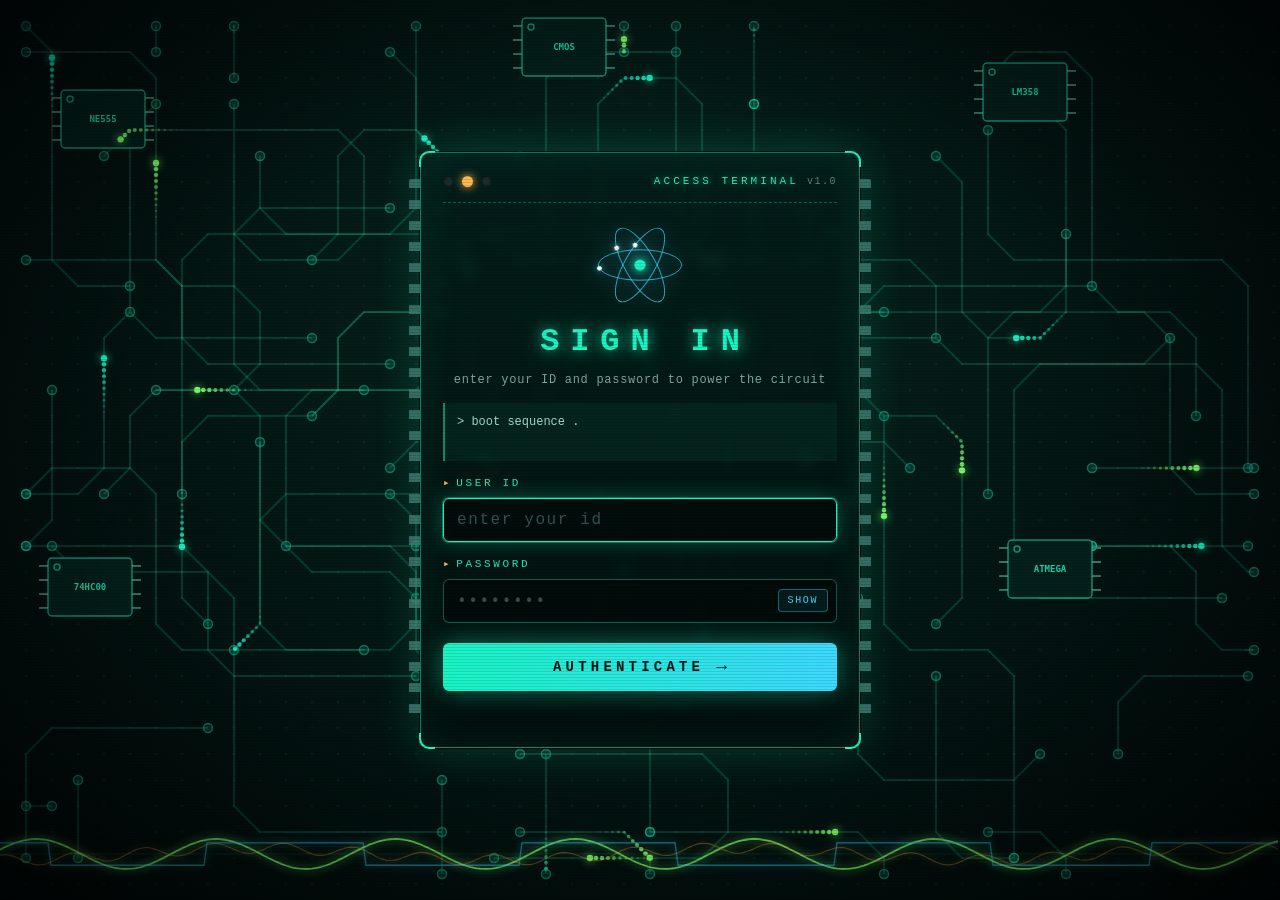
<file: index.html>
<!DOCTYPE html>
<html lang="en">
<head>
<meta charset="utf-8">
<meta name="viewport" content="width=device-width,initial-scale=1,viewport-fit=cover">
<meta name="theme-color" content="#031512">
<title>Sign in</title>
<link rel="stylesheet" href="signin.css">
</head>
<body>
<canvas id="pcb" aria-hidden="true"></canvas>
<div class="formulas" aria-hidden="true"></div>
<div class="vig"></div><div class="scan"></div>
<main>
  <section class="panel" aria-label="Sign in">
    <span class="corner tl"></span><span class="corner tr"></span><span class="corner bl"></span><span class="corner br"></span>
    <div class="bar"><span class="led r"></span><span class="led a"></span><span class="led g"></span><span class="title">ACCESS TERMINAL</span><span class="rev">v1.0</span></div>
    <div class="hero">
      <svg class="atom" viewBox="-60 -60 120 120" aria-hidden="true">
        <ellipse rx="52" ry="19"/><ellipse rx="52" ry="19" transform="rotate(60)"/><ellipse rx="52" ry="19" transform="rotate(120)"/>
        <circle class="nuc" r="7"/>
        <circle class="el" r="3"><animateMotion dur="2.6s" repeatCount="indefinite" path="M52,0 A52,19 0 1,1 -52,0 A52,19 0 1,1 52,0"/></circle>
        <g transform="rotate(60)"><circle class="el" r="3"><animateMotion dur="3.2s" repeatCount="indefinite" path="M52,0 A52,19 0 1,1 -52,0 A52,19 0 1,1 52,0"/></circle></g>
        <g transform="rotate(120)"><circle class="el" r="3"><animateMotion dur="3.8s" repeatCount="indefinite" path="M52,0 A52,19 0 1,1 -52,0 A52,19 0 1,1 52,0"/></circle></g>
      </svg>
      <h1>SIGN IN</h1>
      <p class="sub">enter your ID and password to power the circuit</p>
    </div>
    <div class="log" aria-hidden="true"></div>
    <form id="f" autocomplete="off" novalidate>
      <label class="field"><span class="lab"><i>▸</i>USER ID</span>
        <span class="inp"><input id="uid" type="text" autocomplete="off" autocapitalize="none" autocorrect="off" spellcheck="false" placeholder="enter your id"></span></label>
      <label class="field"><span class="lab"><i>▸</i>PASSWORD</span>
        <span class="inp"><input id="pwd" type="password" autocomplete="off" autocapitalize="none" autocorrect="off" spellcheck="false" placeholder="••••••••"><button type="button" id="eye" aria-label="Show or hide password">SHOW</button></span></label>
      <button class="go" type="submit"><span>AUTHENTICATE</span><b>→</b></button>
    </form>
    <p id="msg" role="status" aria-live="polite"></p>
    <p id="hint"></p>
    <div class="meter"><div class="cells"></div><span class="pct">0%</span></div>
  </section>
</main>
<div id="flash"></div>
<script src="signin.js"></script>
</body>
</html>
</file>
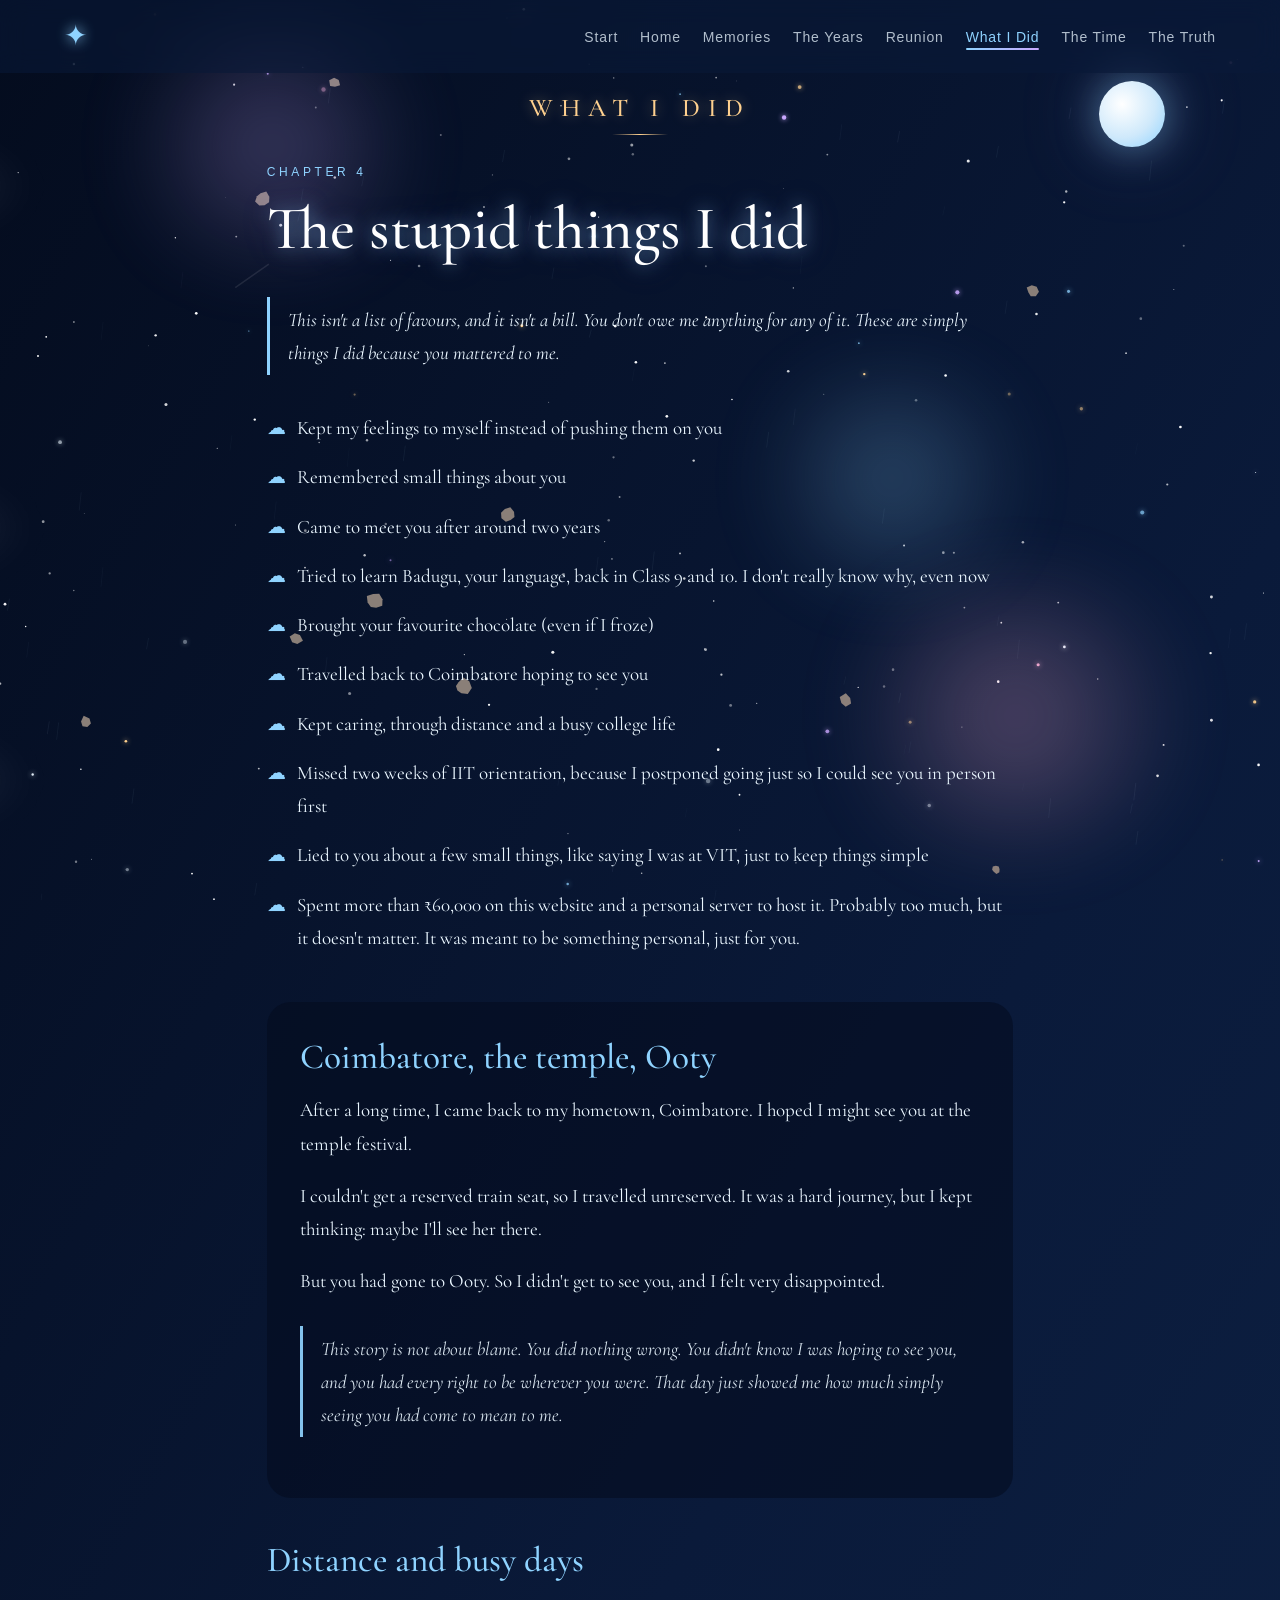
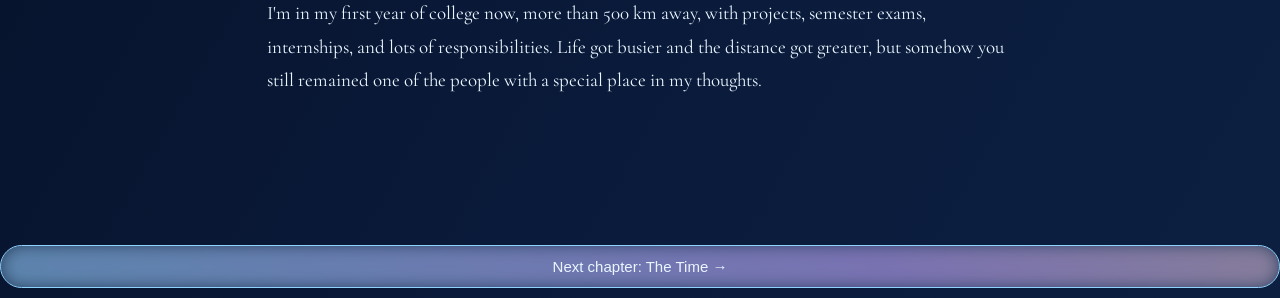
<file: efforts.html>
<!DOCTYPE html><html lang="en"><head><meta charset="utf-8"><meta name="viewport" content="width=device-width,initial-scale=1,viewport-fit=cover"><meta name="theme-color" content="#0a1a3a"><title>What I Did</title><link rel="preconnect" href="https://fonts.googleapis.com"><link rel="stylesheet" href="style.css"><link href="https://fonts.googleapis.com/css2?family=Cormorant+Garamond:ital,wght@0,400;0,500;1,400&display=swap" rel="stylesheet"></head><body class="" data-page="efforts"><main><h2 class="page-name">What I Did</h2><section class="wrap"><p class="eyebrow reveal">Chapter 4</p><h1 class="reveal">The stupid things I did</h1>
<div class="note reveal">This isn't a list of favours, and it isn't a bill. You don't owe me anything for any of it. These are simply things I did because you mattered to me.</div>
<ul class="list reveal"><li>Kept my feelings to myself instead of pushing them on you</li><li>Remembered small things about you</li><li>Came to meet you after around two years</li><li>Tried to learn Badugu, your language, back in Class 9 and 10. I don't really know why, even now</li><li>Brought your favourite chocolate (even if I froze)</li><li>Travelled back to Coimbatore hoping to see you</li><li>Kept caring, through distance and a busy college life</li><li>Missed two weeks of IIT orientation, because I postponed going just so I could see you in person first</li><li>Lied to you about a few small things, like saying I was at VIT, just to keep things simple</li><li>Spent more than ₹60,000 on this website and a personal server to host it. Probably too much, but it doesn't matter. It was meant to be something personal, just for you.</li></ul>
<div class="dark reveal"><h2>Coimbatore, the temple, Ooty</h2>
<p>After a long time, I came back to my hometown, Coimbatore. I hoped I might see you at the temple festival.</p>
<p>I couldn't get a reserved train seat, so I travelled unreserved. It was a hard journey, but I kept thinking: maybe I'll see her there.</p>
<p>But you had gone to Ooty. So I didn't get to see you, and I felt very disappointed.</p>
<div class="note">This story is not about blame. You did nothing wrong. You didn't know I was hoping to see you, and you had every right to be wherever you were. That day just showed me how much simply seeing you had come to mean to me.</div></div>
<h2 class="reveal">Distance and busy days</h2>
<p class="reveal">I'm in my first year of college now, more than 500 km away, with projects, semester exams, internships, and lots of responsibilities. Life got busier and the distance got greater, but somehow you still remained one of the people with a special place in my thoughts.</p></section></main><script src="script.js"></script></body></html>
</file>
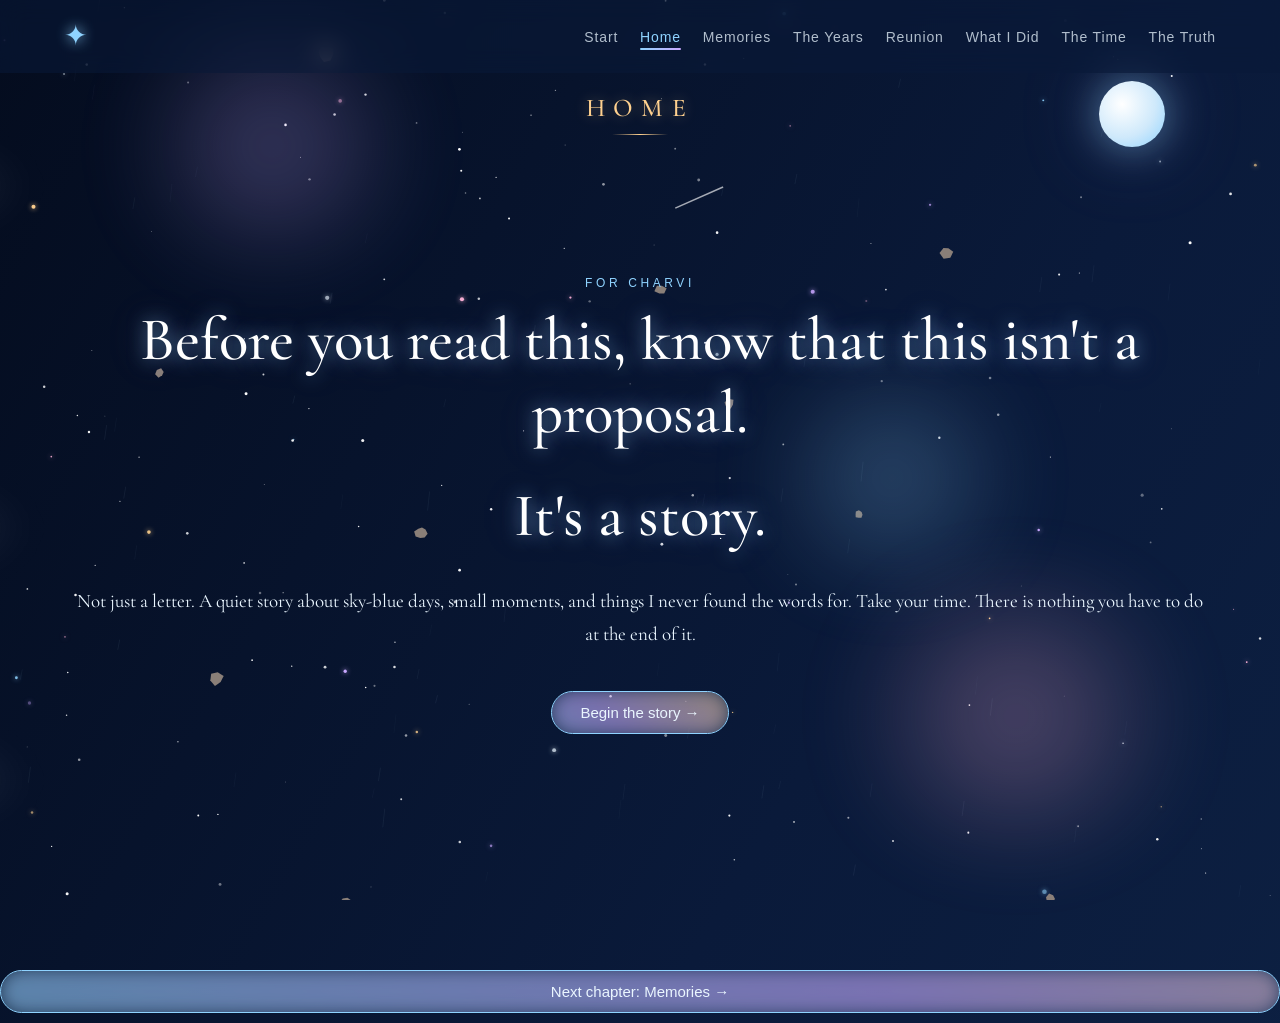
<file: home.html>
<!DOCTYPE html><html lang="en"><head><meta charset="utf-8"><meta name="viewport" content="width=device-width,initial-scale=1,viewport-fit=cover"><meta name="theme-color" content="#0a1a3a"><title>Home</title><link rel="preconnect" href="https://fonts.googleapis.com"><link rel="stylesheet" href="style.css"><link href="https://fonts.googleapis.com/css2?family=Cormorant+Garamond:ital,wght@0,400;0,500;1,400&display=swap" rel="stylesheet"></head><body class="" data-page="home"><main><h2 class="page-name">Home</h2><section class="hero">
<p class="eyebrow seq">for Charvi</p>
<h1 class="seq">Before you read this, know that this isn't a proposal.</h1>
<h1 class="seq">It's a story.</h1>
<p class="seq">Not just a letter. A quiet story about sky-blue days, small moments, and things I never found the words for. Take your time. There is nothing you have to do at the end of it.</p>
<a class="btn seq" href="memories.html">Begin the story →</a></section></main><script src="script.js"></script></body></html>
</file>
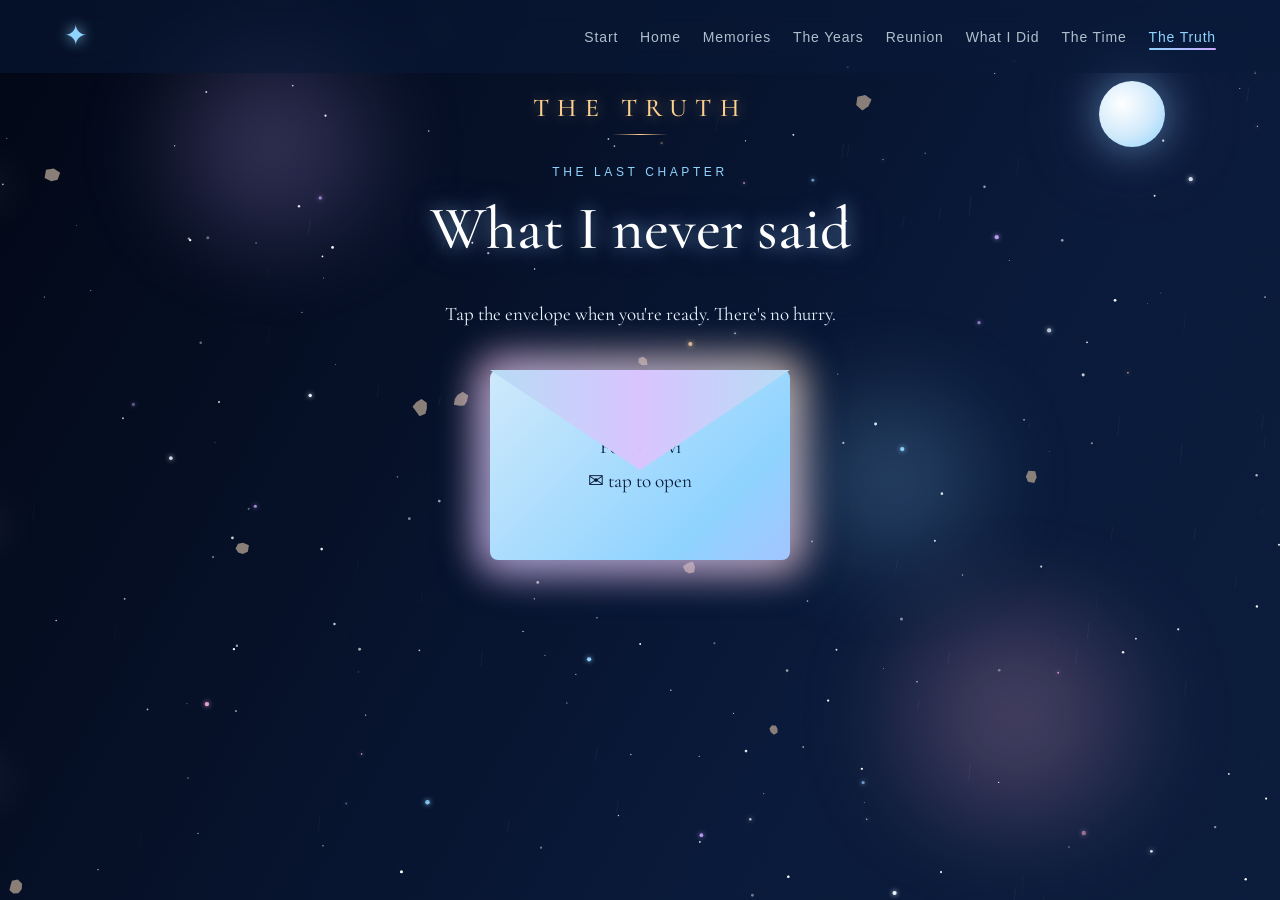
<file: letter.html>
<!DOCTYPE html><html lang="en"><head><meta charset="utf-8"><meta name="viewport" content="width=device-width,initial-scale=1,viewport-fit=cover"><meta name="theme-color" content="#0a1a3a"><title>The Truth</title><link rel="preconnect" href="https://fonts.googleapis.com"><link rel="stylesheet" href="style.css"><link href="https://fonts.googleapis.com/css2?family=Cormorant+Garamond:ital,wght@0,400;0,500;1,400&display=swap" rel="stylesheet"></head><body class="night" data-page="letter"><main><h2 class="page-name">The Truth</h2><section class="wrap"><div style="text-align:center"><p class="eyebrow reveal">The last chapter</p><h1 class="reveal">What I never said</h1>
<p class="reveal">Tap the envelope when you're ready. There's no hurry.</p>
<div class="env-wrap"><div class="env-halo"></div><div class="env" role="button" tabindex="0" aria-label="Open the letter"><div class="env-letter">🩵</div><span>For Charvi<br>✉ tap to open</span></div></div></div>
<div class="paper hidden">
<p class="reveal">I don't know what you'll feel after reading all this.</p>
<p class="reveal">Maybe you'll see me only as a friend. Maybe you need time. Maybe you don't feel the same way. And that is completely okay.</p>
<p class="reveal">I don't want this to pressure you. You don't owe me anything, not a reply, not a relationship, not for any book or journey or chocolate. I only wanted you to know what has been in my heart for all these years.</p>
<p class="reveal">You have been a special person in my life for a very long time. I value our friendship.</p>
<p class="reveal">And if you're comfortable giving me a chance, I'd really like to see where this could go.</p>
<p class="quote reveal">Thank you for being one of the most beautiful chapters of my story.</p>
<div class="dark reveal"><h2>Something else, honestly</h2>
<p>If I'm being honest, I'm an introvert. Maybe a little too innocent for my age, genuine to a fault, and easier to hurt than I usually let on.</p>
<p>I'm really only good at two things: studying, and building things like this.</p>
<p>I talk to plenty of people, at IIT, in internships, on projects, but none of it has ever come close to how I feel about you. You cross my mind more often than I'd probably admit, even on the hard days.</p>
<p>I know all of this might look like a lot, maybe even a bit much to you. That's okay. I just wanted to be honest.</p>
<p>I think I'm mature, and I think you are too. I'm not here expecting a cringe relationship. I want to be your next big brother, a second father, a good friend, someone you can share everything with, and who cares for you the way you care back. A really good bond, between two mature kids.</p></div>
<p class="reveal">I'm really afraid of your answer, because I'm really into you.</p>
<p class="reveal">After you read this, text me on Instagram. Even if it's 12 o'clock, I'll be waiting, because we need to talk, Charvi. Just say what you feel.</p>
<!-- BADUGU MESSAGE: type your own exact wording between the tags below, replacing the placeholder. Not generated on purpose. -->
<div class="badugu reveal">Yenaga ondhu vaipu thandharaya...</div>
<p class="quote reveal">Whatever your answer is, I'll respect it.</p>
<!-- PERSONAL DETAILS: put your name below -->
<p class="reveal">— Akilesh</p>
<div class="scan-card reveal" style="text-align:center;margin:2.5rem auto 1rem;max-width:420px;padding:1.25rem;border-radius:18px;background:rgba(255,255,255,.07);border:1px solid rgba(255,255,255,.18)">
  <h2>One last little thing 🩵</h2>
  <p>Scan this code with your phone camera and see where it takes you.</p>
  <img src="scan-me.jpeg" alt="QR code to scan with your phone camera" loading="lazy" style="display:block;width:min(100%,320px);height:auto;margin:1rem auto;border-radius:10px;background:#fff" />
  <p style="font-size:.95em;opacity:.85">Open your camera, point it at the code, and tap the link that appears.</p>
</div>
</div></section></main><script src="script.js"></script></body></html>
</file>
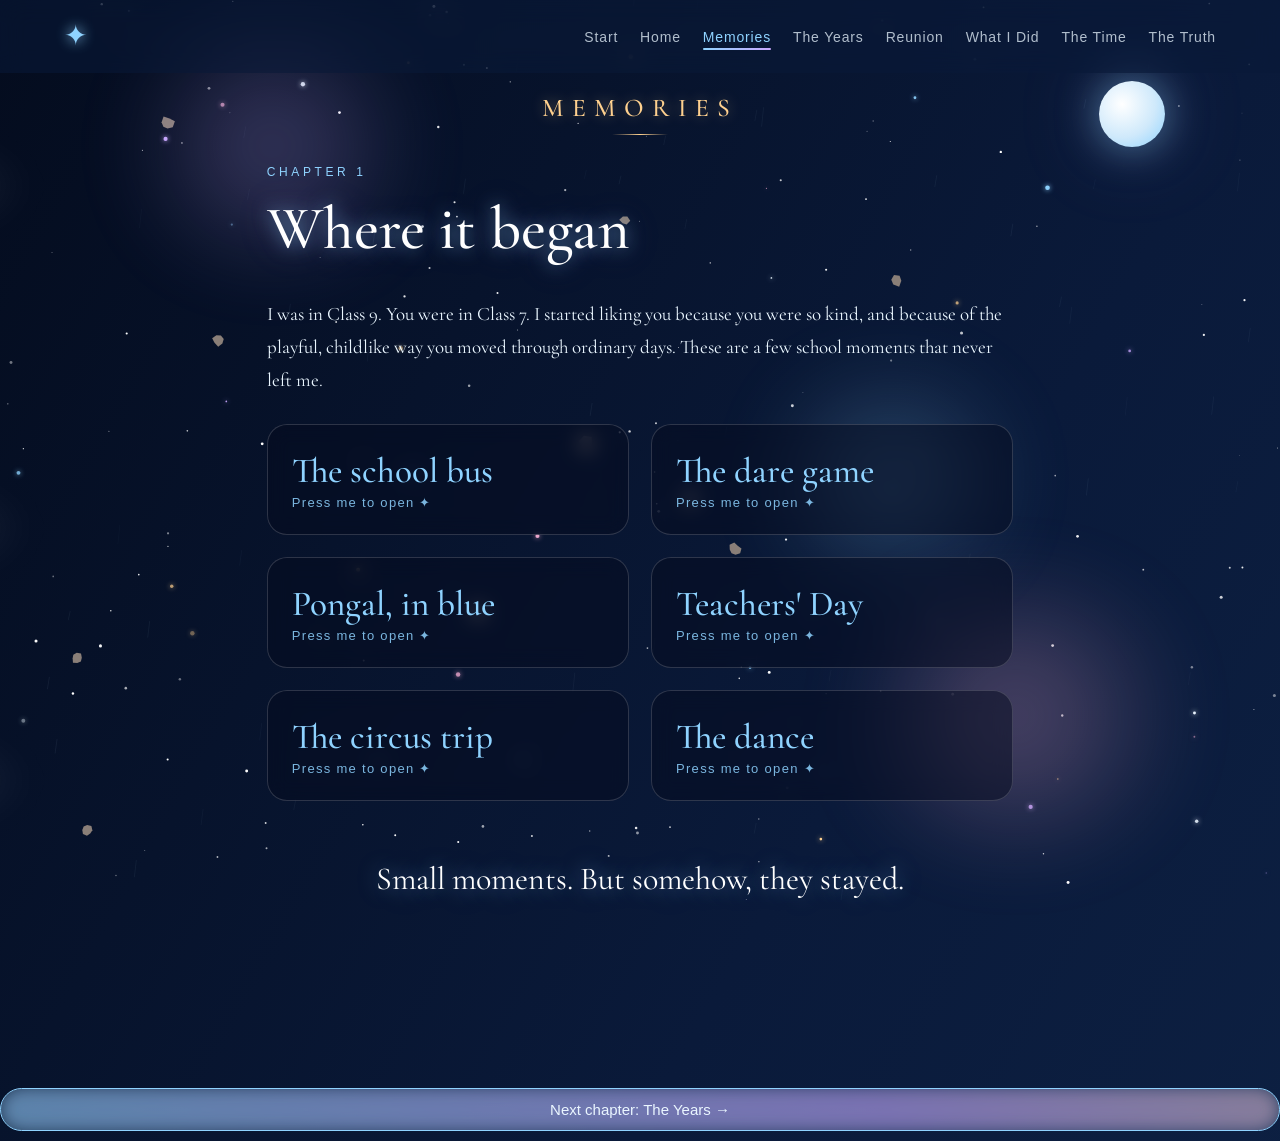
<file: memories.html>
<!DOCTYPE html><html lang="en"><head><meta charset="utf-8"><meta name="viewport" content="width=device-width,initial-scale=1,viewport-fit=cover"><meta name="theme-color" content="#0a1a3a"><title>Memories</title><link rel="preconnect" href="https://fonts.googleapis.com"><link rel="stylesheet" href="style.css"><link href="https://fonts.googleapis.com/css2?family=Cormorant+Garamond:ital,wght@0,400;0,500;1,400&display=swap" rel="stylesheet"></head><body class="" data-page="memories"><main><h2 class="page-name">Memories</h2><section class="wrap"><p class="eyebrow reveal">Chapter 1</p><h1 class="reveal">Where it began</h1>
<p class="reveal">I was in Class 9. You were in Class 7. I started liking you because you were so kind, and because of the playful, childlike way you moved through ordinary days. These are a few school moments that never left me.</p>
<div class="grid">
<div class="card reveal mem-card"><div class="mem-face"><h2>The school bus</h2><p class="mem-hint">Press me to open <span>✦</span></p></div><div class="mem-content"><p>Games on the bus, noise, laughter, the kind of ride you only realise later was special.</p></div></div>
<div class="card reveal mem-card"><div class="mem-face"><h2>The dare game</h2><p class="mem-hint">Press me to open <span>✦</span></p></div><div class="mem-content"><p>During a dare, you "proposed" to me. It was a dare, it was funny, and I know exactly what it was: a silly childhood moment. I still smile when I remember it.</p></div></div>
<div class="card reveal mem-card"><div class="mem-face"><h2>Pongal, in blue</h2><p class="mem-hint">Press me to open <span>✦</span></p></div><div class="mem-content"><p>You wore a beautiful blue dress during Pongal. Blue is your colour, and that picture of you stayed in my mind more strongly than I can explain. It is why this whole site is sky blue.</p></div></div>
<div class="card reveal mem-card"><div class="mem-face"><h2>Teachers' Day</h2><p class="mem-hint">Press me to open <span>✦</span></p></div><div class="mem-content"><p>I taught a lesson that day, playing the teacher. Small thing, but it belongs to those school years, and so do you.</p></div></div>
<div class="card reveal mem-card"><div class="mem-face"><h2>The circus trip</h2><p class="mem-hint">Press me to open <span>✦</span></p></div><div class="mem-content"><p>On the school trip to the circus, you ended up sitting in the seat right behind me. Totally by accident. A tiny moment, but I noticed, and I kept it.</p></div></div>
<div class="card reveal mem-card"><div class="mem-face"><h2>The dance</h2><p class="mem-hint">Press me to open <span>✦</span></p></div><div class="mem-content"><p>Go check my Instagram, there is a note waiting for you there. That song, and the way you danced to it, is still stuck in my mind.</p></div></div>
</div>
<p class="quote reveal">Small moments. But somehow, they stayed.</p></section></main><script src="script.js"></script></body></html>
</file>
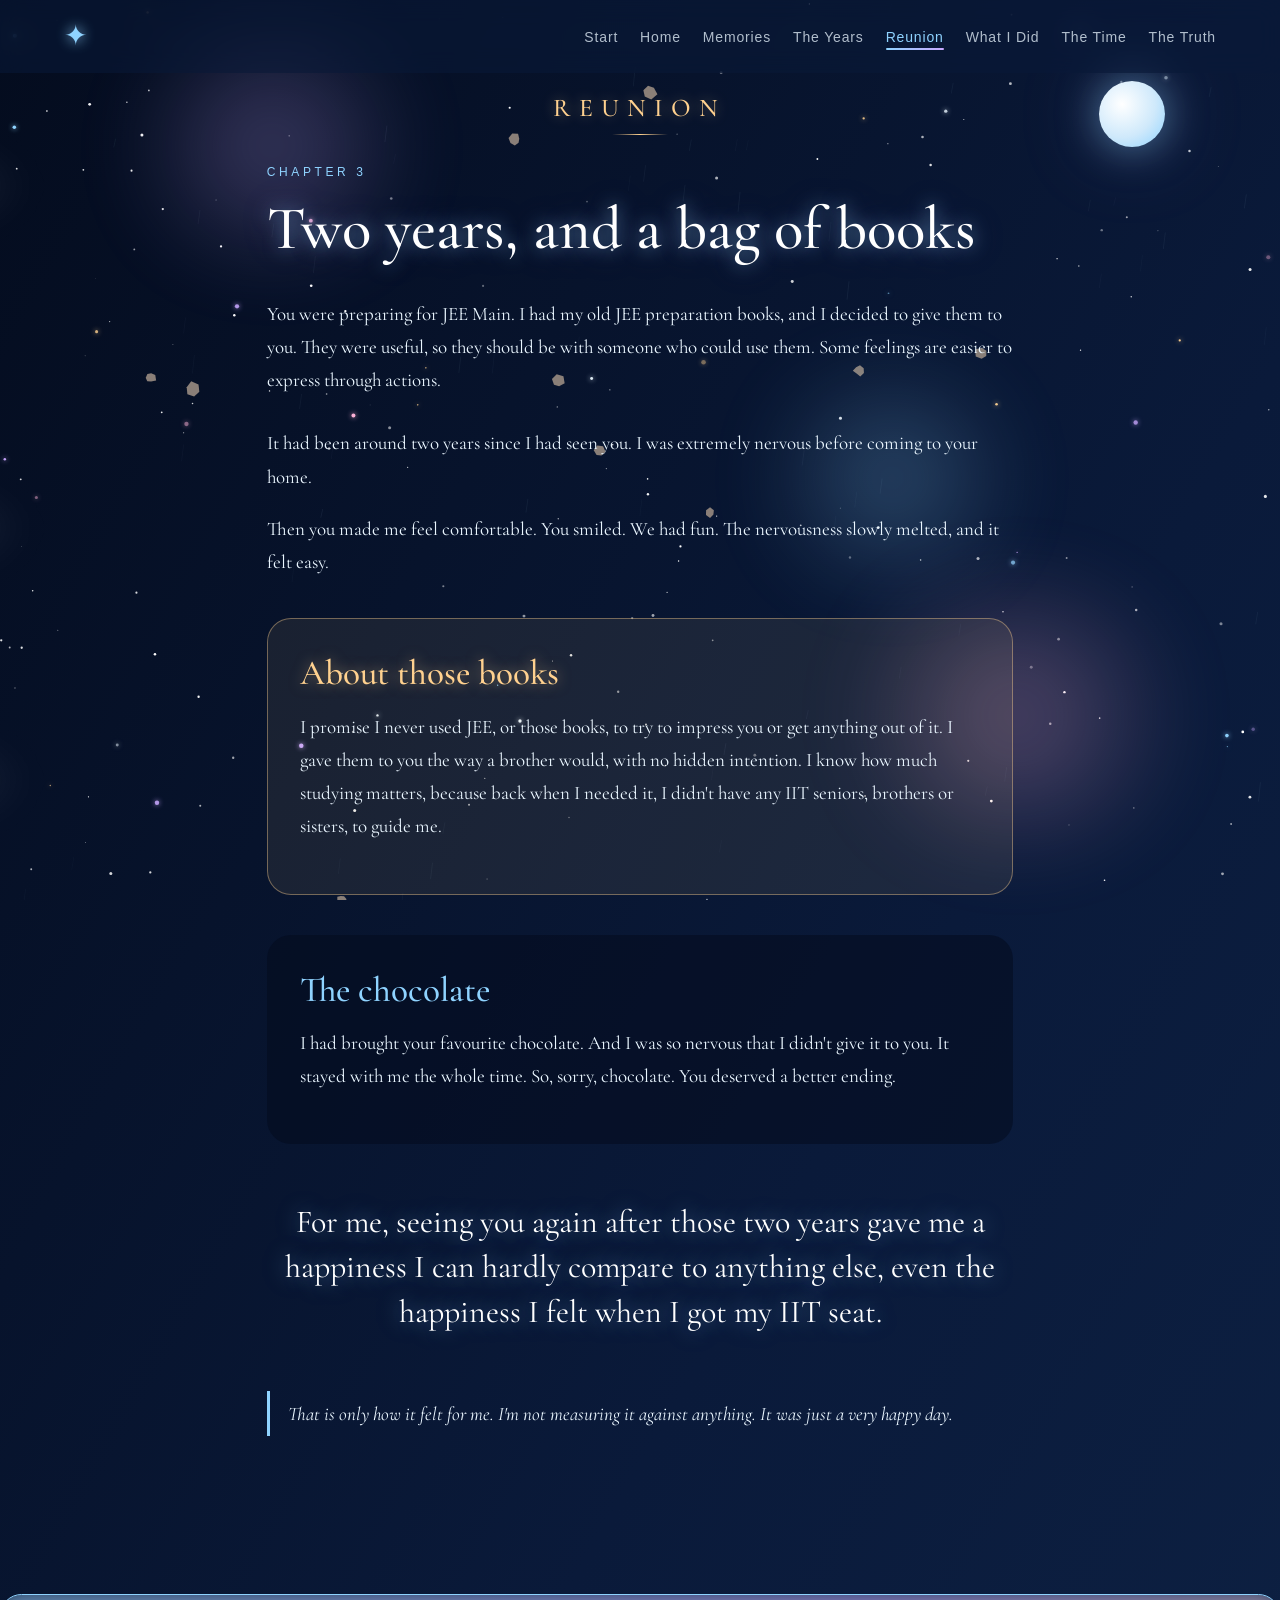
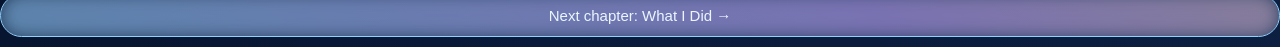
<file: reunion.html>
<!DOCTYPE html><html lang="en"><head><meta charset="utf-8"><meta name="viewport" content="width=device-width,initial-scale=1,viewport-fit=cover"><meta name="theme-color" content="#0a1a3a"><title>Reunion</title><link rel="preconnect" href="https://fonts.googleapis.com"><link rel="stylesheet" href="style.css"><link href="https://fonts.googleapis.com/css2?family=Cormorant+Garamond:ital,wght@0,400;0,500;1,400&display=swap" rel="stylesheet"></head><body class="" data-page="reunion"><main><h2 class="page-name">Reunion</h2><section class="wrap"><p class="eyebrow reveal">Chapter 3</p><h1 class="reveal">Two years, and a bag of books</h1>
<p class="reveal">You were preparing for JEE Main. I had my old JEE preparation books, and I decided to give them to you. They were useful, so they should be with someone who could use them. Some feelings are easier to express through actions.</p>
<p class="reveal" style="margin-top:30px">It had been around two years since I had seen you. I was extremely nervous before coming to your home.</p>
<p class="reveal">Then you made me feel comfortable. You smiled. We had fun. The nervousness slowly melted, and it felt easy.</p>
<div class="dark gold reveal"><h2>About those books</h2><p>I promise I never used JEE, or those books, to try to impress you or get anything out of it. I gave them to you the way a brother would, with no hidden intention. I know how much studying matters, because back when I needed it, I didn't have any IIT seniors, brothers or sisters, to guide me.</p></div>
<div class="dark reveal"><h2>The chocolate</h2><p>I had brought your favourite chocolate. And I was so nervous that I didn't give it to you. It stayed with me the whole time. So, sorry, chocolate. You deserved a better ending.</p></div>
<p class="quote reveal">For me, seeing you again after those two years gave me a happiness I can hardly compare to anything else, even the happiness I felt when I got my IIT seat.</p>
<div class="note reveal">That is only how it felt for me. I'm not measuring it against anything. It was just a very happy day.</div></section></main><script src="script.js"></script></body></html>
</file>
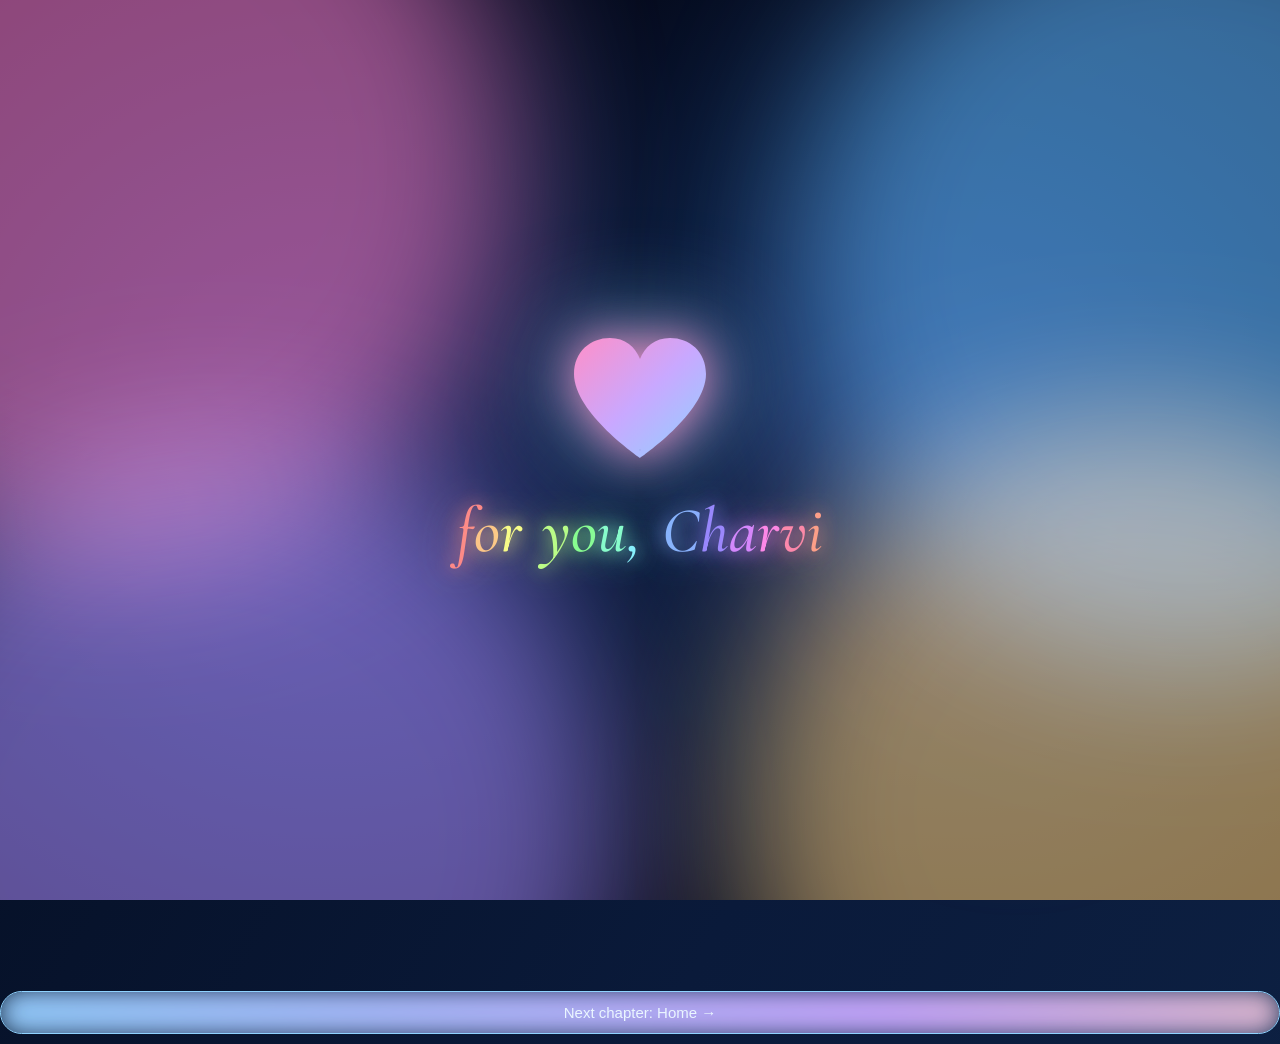
<file: start.html>
<!DOCTYPE html><html lang="en"><head><meta charset="utf-8"><meta name="viewport" content="width=device-width,initial-scale=1,viewport-fit=cover"><meta name="theme-color" content="#0a1a3a"><title>Start</title><link rel="preconnect" href="https://fonts.googleapis.com"><link rel="stylesheet" href="style.css"><link href="https://fonts.googleapis.com/css2?family=Cormorant+Garamond:ital,wght@0,400;0,500;1,400&display=swap" rel="stylesheet"></head><body class="" data-page="start"><main><h2 class="page-name">Start</h2><section class="hero">
<p class="eyebrow seq">before you begin</p>
<h1 class="seq">I'm sorry, Charvi.</h1>
<p class="seq">This was never my college project. I lied to you.<br>It was built <span class="highlight">completely for you</span>.</p>
<h1 class="seq">This website was built by hand.</h1>
<h1 class="seq">No templates. No vibe coding.</h1>
<p class="seq">Just HTML, CSS and JavaScript, written line by line by me, over about <span class="highlight">6 months and 13 days</span>.</p>
<p class="seq">I'm not asking for much. Please read every line, and spend some time on every page.</p>
<p class="seq">Every page of this is <span class="highlight">dedicated to you, Charvi</span>.</p>
<p class="seq">Please take your time. If you're busy right now, come back when you're free before opening the next page, because this is <span class="highlight">very important to me</span>. Make sure you're free before you read it.</p>
<a class="btn seq" href="home.html">Enter →</a></section></main><script src="script.js"></script></body></html>
</file>
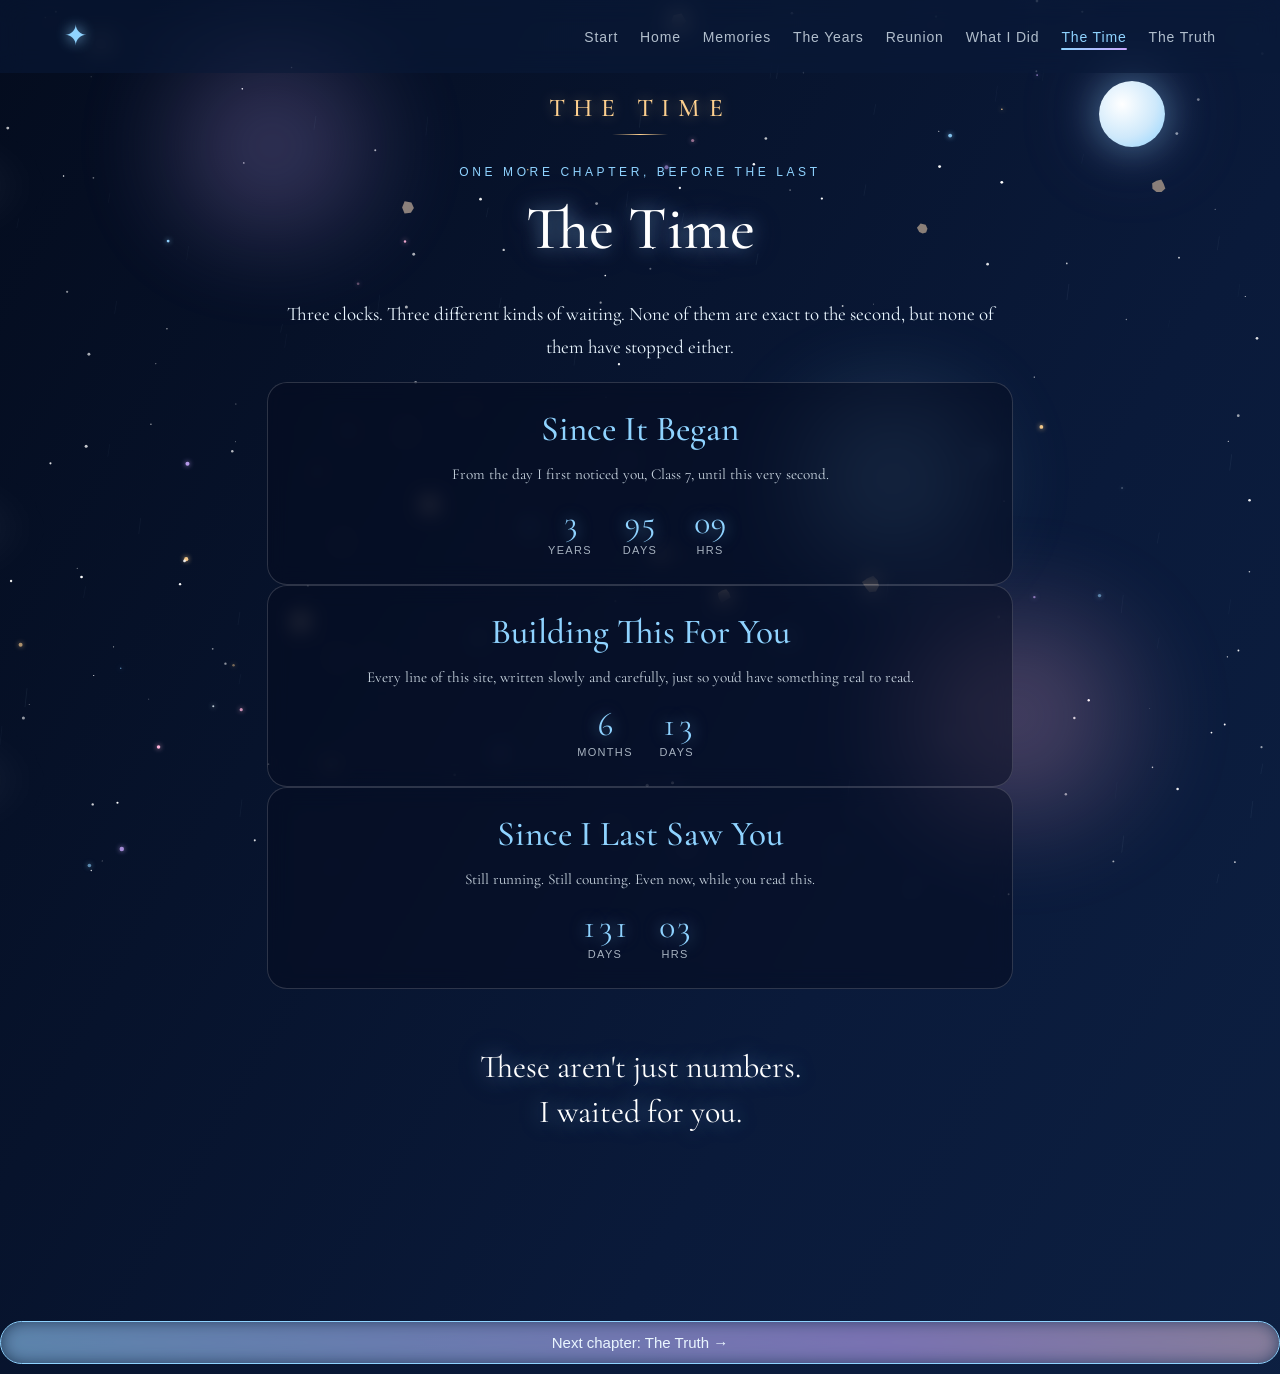
<file: time.html>
<!DOCTYPE html><html lang="en"><head><meta charset="utf-8"><meta name="viewport" content="width=device-width,initial-scale=1,viewport-fit=cover"><meta name="theme-color" content="#0a1a3a"><title>The Time</title><link rel="preconnect" href="https://fonts.googleapis.com"><link rel="stylesheet" href="style.css"><link href="https://fonts.googleapis.com/css2?family=Cormorant+Garamond:ital,wght@0,400;0,500;1,400&display=swap" rel="stylesheet"></head><body class="" data-page="time"><main><h2 class="page-name">The Time</h2><section class="wrap" style="text-align:center">
<p class="eyebrow reveal">one more chapter, before the last</p>
<h1 class="reveal">The Time</h1>
<p class="reveal">Three clocks. Three different kinds of waiting. None of them are exact to the second, but none of them have stopped either.</p>

<div class="card reveal time-card"><h2>Since It Began</h2>
<p class="time-sub">From the day I first noticed you, Class 7, until this very second.</p>
<div class="clock">
<div><span class="num" id="c1y">0</span><label>Years</label></div>
<div><span class="num" id="c1d">0</span><label>Days</label></div>
<div><span class="num" id="c1h">00</span><label>Hrs</label></div>
</div></div>

<div class="card reveal time-card"><h2>Building This For You</h2>
<p class="time-sub">Every line of this site, written slowly and carefully, just so you'd have something real to read.</p>
<div class="clock">
<div><span class="num" id="c2mo">0</span><label>Months</label></div>
<div><span class="num" id="c2d">0</span><label>Days</label></div>
</div></div>

<div class="card reveal time-card"><h2>Since I Last Saw You</h2>
<p class="time-sub">Still running. Still counting. Even now, while you read this.</p>
<div class="clock">
<div><span class="num" id="c3d">0</span><label>Days</label></div>
<div><span class="num" id="c3h">00</span><label>Hrs</label></div>
</div></div>

<p class="quote reveal">These aren't just numbers.<br>I waited for you.</p>
</section></main><script src="script.js"></script></body></html>
</file>
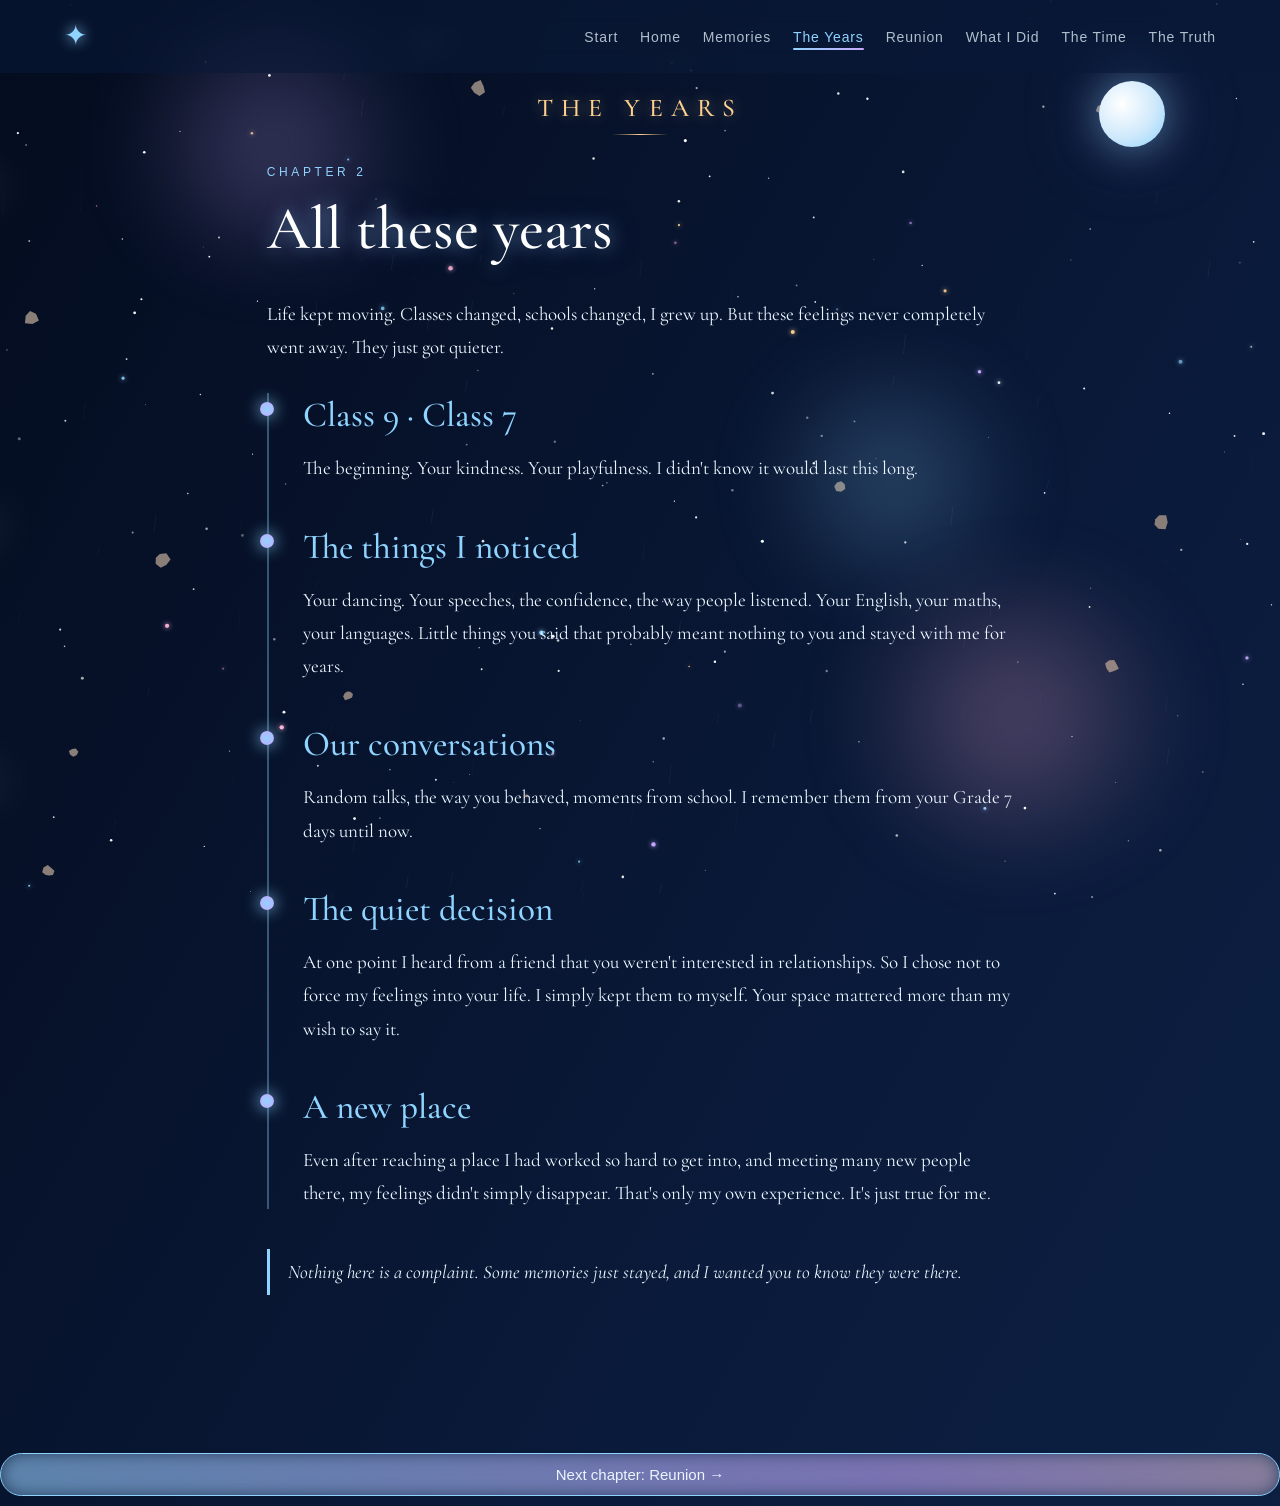
<file: years.html>
<!DOCTYPE html><html lang="en"><head><meta charset="utf-8"><meta name="viewport" content="width=device-width,initial-scale=1,viewport-fit=cover"><meta name="theme-color" content="#0a1a3a"><title>The Years</title><link rel="preconnect" href="https://fonts.googleapis.com"><link rel="stylesheet" href="style.css"><link href="https://fonts.googleapis.com/css2?family=Cormorant+Garamond:ital,wght@0,400;0,500;1,400&display=swap" rel="stylesheet"></head><body class="" data-page="years"><main><h2 class="page-name">The Years</h2><section class="wrap"><p class="eyebrow reveal">Chapter 2</p><h1 class="reveal">All these years</h1>
<p class="reveal">Life kept moving. Classes changed, schools changed, I grew up. But these feelings never completely went away. They just got quieter.</p>
<!-- No dates on purpose. Add your own inside any .tl block if you want. -->
<div class="timeline">
<div class="tl reveal"><h2>Class 9 · Class 7</h2><p>The beginning. Your kindness. Your playfulness. I didn't know it would last this long.</p></div>
<div class="tl reveal"><h2>The things I noticed</h2><p>Your dancing. Your speeches, the confidence, the way people listened. Your English, your maths, your languages. Little things you said that probably meant nothing to you and stayed with me for years.</p></div>
<div class="tl reveal"><h2>Our conversations</h2><p>Random talks, the way you behaved, moments from school. I remember them from your Grade 7 days until now.</p></div>
<div class="tl reveal"><h2>The quiet decision</h2><p>At one point I heard from a friend that you weren't interested in relationships. So I chose not to force my feelings into your life. I simply kept them to myself. Your space mattered more than my wish to say it.</p></div>
<div class="tl reveal"><h2>A new place</h2><p>Even after reaching a place I had worked so hard to get into, and meeting many new people there, my feelings didn't simply disappear. That's only my own experience. It's just true for me.</p></div>
</div>
<div class="note reveal">Nothing here is a complaint. Some memories just stayed, and I wanted you to know they were there.</div>
</section></main><script src="script.js"></script></body></html>
</file>
<file: signin.css>
/* ===== sign-in page: science & electronics theme (standalone, does not use style.css) ===== */
:root{--teal:#19f5c4;--cyan:#3dd9ff;--green:#7dff6b;--amber:#ffb84d;--red:#ff4d6a;--text:#c9fff3;
  --mono:ui-monospace,'SF Mono','Cascadia Mono',Consolas,'Liberation Mono','Courier New',monospace}
*{box-sizing:border-box;margin:0;padding:0}
html,body{min-height:100%}
body{background:radial-gradient(ellipse at 50% 38%,#07261f 0%,#031512 52%,#020a09 100%);color:var(--text);font:14px/1.55 var(--mono);overflow-x:hidden;-webkit-tap-highlight-color:transparent}
#pcb{position:fixed;inset:0;width:100%;height:100%;z-index:0}
.formulas{position:fixed;inset:0;z-index:1;pointer-events:none;overflow:hidden}
.formulas span{position:absolute;white-space:nowrap;opacity:0;animation:drift linear infinite alternate}
@keyframes drift{0%{opacity:0;transform:translate(0,0) rotate(var(--r))}15%{opacity:var(--o)}85%{opacity:var(--o)}100%{opacity:0;transform:translate(var(--mx),var(--my)) rotate(calc(var(--r) * -1))}}
.scan{position:fixed;inset:0;z-index:6;pointer-events:none;background:repeating-linear-gradient(0deg,rgba(0,0,0,.2) 0 1px,transparent 1px 3px);opacity:.55}
.vig{position:fixed;inset:0;z-index:5;pointer-events:none;background:radial-gradient(ellipse at center,transparent 55%,rgba(0,0,0,.6))}

main{position:relative;z-index:3;min-height:100vh;min-height:100dvh;display:flex;align-items:center;justify-content:center;padding:calc(26px + env(safe-area-inset-top,0px)) 18px calc(26px + env(safe-area-inset-bottom,0px))}
.panel{position:relative;width:min(440px,100%);padding:20px 22px 24px;border-radius:10px;border:1px solid rgba(25,245,196,.5);
  background:linear-gradient(180deg,rgba(4,30,26,.88),rgba(2,15,13,.92));backdrop-filter:blur(6px);-webkit-backdrop-filter:blur(6px);
  box-shadow:0 0 0 1px rgba(0,0,0,.7),0 0 46px rgba(25,245,196,.2),inset 0 0 44px rgba(25,245,196,.07);animation:panelIn 1.1s cubic-bezier(.2,.9,.3,1) both;transition:border-color .5s,box-shadow .5s}
@keyframes panelIn{0%{opacity:0;transform:translateY(24px) scale(.96);filter:blur(8px)}100%{opacity:1;transform:none;filter:none}}
/* IC-style pins down both sides */
.panel::before,.panel::after{content:'';position:absolute;top:26px;bottom:26px;width:11px;background:repeating-linear-gradient(180deg,#3f7f74 0 9px,transparent 9px 21px);opacity:.8}
.panel::before{left:-12px;border-radius:2px 0 0 2px}.panel::after{right:-12px;border-radius:0 2px 2px 0}
.corner{position:absolute;width:16px;height:16px;border:2px solid var(--teal);pointer-events:none;transition:border-color .5s}
.corner.tl{top:-2px;left:-2px;border-right:0;border-bottom:0;border-top-left-radius:10px}
.corner.tr{top:-2px;right:-2px;border-left:0;border-bottom:0;border-top-right-radius:10px}
.corner.bl{bottom:-2px;left:-2px;border-right:0;border-top:0;border-bottom-left-radius:10px}
.corner.br{bottom:-2px;right:-2px;border-left:0;border-top:0;border-bottom-right-radius:10px}

.bar{display:flex;align-items:center;gap:8px;padding-bottom:12px;border-bottom:1px dashed rgba(25,245,196,.3);margin-bottom:14px}
.led{width:11px;height:11px;border-radius:50%;background:#1a2f2b;box-shadow:inset 0 0 3px #000;transition:background .25s,box-shadow .25s}
.led.r.on{background:var(--red);box-shadow:0 0 12px 3px var(--red)}
.led.a{background:var(--amber);animation:ledBlink 1.3s steps(1) infinite;box-shadow:0 0 8px 1px rgba(255,184,77,.8)}
.led.g.on{background:var(--green);box-shadow:0 0 12px 3px var(--green)}
@keyframes ledBlink{50%{background:#3a2c14;box-shadow:none}}
.title{margin-left:auto;font-size:11px;letter-spacing:.28em;color:var(--teal);text-shadow:0 0 8px rgba(25,245,196,.6)}
.rev{font-size:10px;letter-spacing:.15em;color:rgba(201,255,243,.45)}

.hero{text-align:center;margin-bottom:12px}
.atom{width:96px;height:96px;display:block;margin:2px auto 4px;filter:drop-shadow(0 0 10px rgba(61,217,255,.65));animation:atomSpin 22s linear infinite}
@keyframes atomSpin{to{transform:rotate(360deg)}}
.atom ellipse{fill:none;stroke:var(--cyan);stroke-width:1.2;opacity:.75}
.atom .nuc{fill:var(--teal);filter:drop-shadow(0 0 6px var(--teal));animation:nucPulse 1.8s ease-in-out infinite}
@keyframes nucPulse{50%{r:9}}
.atom .el{fill:#fff;filter:drop-shadow(0 0 4px var(--cyan))}
h1{font-size:clamp(1.55rem,7vw,2rem);font-weight:700;letter-spacing:.34em;padding-left:.34em;color:var(--teal);text-shadow:0 0 14px rgba(25,245,196,.75),0 0 34px rgba(25,245,196,.35);animation:flicker 6s infinite}
@keyframes flicker{0%,92%,100%{opacity:1}93%{opacity:.55}94%{opacity:1}96%{opacity:.7}97%{opacity:1}}
.sub{margin-top:4px;font-size:12px;color:rgba(201,255,243,.62);letter-spacing:.06em}

.log{min-height:4.8em;margin:14px 0 6px;padding:10px 12px;border-left:2px solid rgba(25,245,196,.5);background:rgba(25,245,196,.05);font-size:12px;color:rgba(201,255,243,.82)}
.log div{white-space:pre-wrap;word-break:break-word}
.log .ok{color:var(--green)}
.cursor{display:inline-block;width:.6em;height:1.05em;background:var(--teal);vertical-align:-.15em;margin-left:2px;animation:ledBlink .9s steps(1) infinite;box-shadow:0 0 8px var(--teal)}

form{transition:opacity .5s,filter .5s}
form.locked{opacity:.3;filter:saturate(.4);pointer-events:none}
.field{display:block;margin-top:14px}
.lab{display:block;font-size:11px;letter-spacing:.24em;color:var(--teal);margin-bottom:6px}
.lab i{font-style:normal;color:var(--amber);margin-right:4px}
.inp{position:relative;display:flex;align-items:center;border:1px solid rgba(25,245,196,.35);border-radius:6px;background:rgba(0,0,0,.4);transition:border-color .25s,box-shadow .25s}
.inp:focus-within{border-color:var(--teal);box-shadow:0 0 0 1px rgba(25,245,196,.4),0 0 20px rgba(25,245,196,.3)}
.inp input{flex:1;min-width:0;padding:12px 13px;background:none;border:0;outline:0;color:#e6fff8;font:16px var(--mono);letter-spacing:.08em;caret-color:var(--teal)}
.inp input::placeholder{color:rgba(201,255,243,.28);letter-spacing:.1em}
.inp button{margin-right:8px;padding:5px 9px;font:10px var(--mono);letter-spacing:.16em;color:var(--cyan);background:rgba(61,217,255,.08);border:1px solid rgba(61,217,255,.4);border-radius:4px;cursor:pointer}
.inp button:hover{background:rgba(61,217,255,.2)}
.inp.bad{border-color:var(--red);box-shadow:0 0 18px rgba(255,77,106,.5);animation:flashRed .6s}
@keyframes flashRed{50%{background:rgba(255,77,106,.18)}}

.go{position:relative;display:flex;align-items:center;justify-content:center;gap:12px;width:100%;margin-top:20px;padding:14px;font:700 14px var(--mono);letter-spacing:.3em;color:#02130f;background:linear-gradient(90deg,var(--teal),var(--cyan));border:0;border-radius:6px;cursor:pointer;overflow:hidden;box-shadow:0 0 26px rgba(25,245,196,.45);transition:transform .15s,box-shadow .3s}
.go::after{content:'';position:absolute;top:0;bottom:0;width:40%;left:-60%;background:linear-gradient(100deg,transparent,rgba(255,255,255,.7),transparent);animation:sweep 3s ease-in-out infinite}
@keyframes sweep{60%,100%{left:130%}}
.go:hover{box-shadow:0 0 40px rgba(25,245,196,.8);transform:translateY(-1px)}
.go:active{transform:scale(.98)}
.go b{font-size:18px;letter-spacing:0;transition:transform .3s}.go:hover b{transform:translateX(5px)}

#msg{min-height:1.5em;margin-top:14px;text-align:center;font-size:12px;letter-spacing:.14em}
#msg.bad{color:var(--red);text-shadow:0 0 10px rgba(255,77,106,.7)}
#msg.good{color:var(--green);text-shadow:0 0 10px rgba(125,255,107,.7)}
#hint{display:none;margin-top:8px;text-align:center;font-size:11.5px;color:var(--amber);letter-spacing:.05em;line-height:1.6;padding:8px 10px;border:1px dashed rgba(255,184,77,.5);border-radius:6px;background:rgba(255,184,77,.06)}
#hint.show{display:block;animation:panelIn .6s both}

.meter{display:none;margin-top:16px}
.meter.show{display:block}
.cells{display:flex;gap:3px}
.cells i{flex:1;height:12px;background:rgba(25,245,196,.1);border:1px solid rgba(25,245,196,.22);transition:background .15s,box-shadow .15s}
.cells i.on{background:hsl(var(--h) 100% 55%);box-shadow:0 0 9px hsl(var(--h) 100% 55%);border-color:transparent}
.pct{display:block;margin-top:6px;text-align:right;font-size:11px;letter-spacing:.2em;color:var(--green)}

.panel.shake{animation:shake .55s}
@keyframes shake{0%,100%{transform:none}15%{transform:translateX(-12px) skewX(3deg)}30%{transform:translateX(11px) skewX(-3deg)}45%{transform:translateX(-8px)}60%{transform:translateX(7px)}75%{transform:translateX(-3px)}}
.panel.bad{border-color:var(--red);box-shadow:0 0 0 1px #000,0 0 50px rgba(255,77,106,.35),inset 0 0 40px rgba(255,77,106,.08)}
.panel.bad .corner{border-color:var(--red)}
.panel.ok{border-color:var(--green);box-shadow:0 0 0 1px #000,0 0 60px rgba(125,255,107,.4),inset 0 0 40px rgba(125,255,107,.1)}
.panel.ok .corner{border-color:var(--green)}
.panel.ok h1{color:var(--green);text-shadow:0 0 14px rgba(125,255,107,.8)}

#flash{position:fixed;inset:0;z-index:50;pointer-events:none;opacity:0;background:radial-gradient(circle at 50% 50%,#fff 0%,#c9f6ff 22%,#0a1a3a 78%);transition:opacity 1s ease}
#flash.on{opacity:1}

@media(max-width:420px){.panel{padding:18px 16px 22px}.panel::before{left:-9px;width:8px}.panel::after{right:-9px;width:8px}.title{letter-spacing:.18em}}
@media(prefers-reduced-motion:reduce){*{animation:none!important;transition:none!important}.formulas span{opacity:.2}}


@media (max-width:700px), (pointer:coarse) {
  #pcb { opacity: .78; }
  .panel, .inp { -webkit-backdrop-filter: none; backdrop-filter: none; }
  .atom, .atom .nuc { animation-duration: 30s; }
  .go::after { animation-duration: 6s; }
  h1 { text-shadow: 0 0 8px rgba(25,245,196,.5); }
  .panel { box-shadow: 0 0 18px rgba(25,245,196,.12); }
}


/* Low-end mobile rendering: retain the circuit aesthetic without costly blur layers. */
@media (max-width: 700px), (pointer: coarse) {
  .panel { backdrop-filter: none; -webkit-backdrop-filter: none; box-shadow: 0 0 0 1px rgba(0,0,0,.7), 0 0 18px rgba(25,245,196,.12), inset 0 0 18px rgba(25,245,196,.04); }
  .panel::before, .panel::after { opacity: .55; }
  .scan { opacity: .28; }
  .vig { background: radial-gradient(ellipse at center, transparent 55%, rgba(0,0,0,.38)); }
  .formulas span { animation-duration: 1ms !important; animation-iteration-count: 1 !important; opacity: .12; }
}
@media (prefers-reduced-motion: reduce) {
  *, *::before, *::after { animation-duration: .01ms !important; animation-iteration-count: 1 !important; transition-duration: .01ms !important; }
}
</file>
<file: style.css>
/* ===== shared styles. Colours: change the --vars below to re-theme everything ===== */
*{box-sizing:border-box;margin:0}
html{scroll-behavior:smooth;-webkit-text-size-adjust:100%}
body{-webkit-tap-highlight-color:transparent;touch-action:manipulation;overscroll-behavior-y:none}
:root{--sky:#8fd3ff;--navy:#0a1a3a;--mist:#eaf6ff;--lav:#c9a8ff;--gold:#ffd18f;--pink:#ffb3d9}
body{font:19px/1.75 'Cormorant Garamond',Georgia,serif;color:var(--mist);
  background:linear-gradient(120deg,#040c1e,#0a1a3a,#0f2549,#1a2f52,#0f2549,#0a1a3a,#040c1e);
  background-size:400% 400%;min-height:100vh;overflow-x:hidden;
  animation:fade 1s, bgShift 24s ease infinite}
body.out{opacity:0;transition:opacity .45s}
body.night{background:linear-gradient(120deg,#020715,#0a1a3a,#0d1f3e,#1c1533,#0d1f3e,#0a1a3a,#020715);background-size:400% 400%;animation:fade 1s, bgShift 28s ease infinite}
@keyframes bgShift{0%{background-position:0% 50%}50%{background-position:100% 50%}100%{background-position:0% 50%}}
#sky{position:fixed;inset:0;z-index:0;pointer-events:none}
main{position:relative;z-index:2}
.cloud{position:fixed;z-index:1;left:-30%;width:420px;height:120px;border-radius:60px;background:radial-gradient(ellipse,rgba(255,255,255,.22),transparent 70%);filter:blur(18px);animation:drift 60s linear infinite;pointer-events:none}
.c1{top:14%}.c2{top:52%;animation-duration:90s;animation-delay:-30s}.c3{top:80%;animation-duration:75s;animation-delay:-50s}
@keyframes drift{to{transform:translateX(160vw)}}
.moon{position:fixed;top:9%;right:9%;width:66px;height:66px;border-radius:50%;background:radial-gradient(circle at 35% 35%,#ffffff,#cfe9fb 55%,#8fd3ff 100%);box-shadow:0 0 40px rgba(143,211,255,.5),0 0 90px rgba(201,168,255,.22);z-index:1;pointer-events:none;animation:moonGlow 6s ease-in-out infinite}
@keyframes moonGlow{50%{box-shadow:0 0 55px rgba(143,211,255,.65),0 0 110px rgba(201,168,255,.3)}}
.nebula{position:fixed;z-index:0;border-radius:50%;filter:blur(46px);opacity:.32;pointer-events:none;animation:nebulaDrift 55s ease-in-out infinite alternate}
.neb1{top:4%;left:8%;width:340px;height:220px;background:radial-gradient(circle,var(--lav),transparent 70%)}
.neb2{bottom:6%;right:5%;width:400px;height:260px;background:radial-gradient(circle,var(--pink),transparent 70%);animation-duration:68s}
.neb3{top:42%;left:58%;width:300px;height:200px;background:radial-gradient(circle,var(--sky),transparent 70%);animation-duration:72s}
@keyframes nebulaDrift{to{transform:translate(30px,-22px) scale(1.08)}}
@keyframes fade{from{opacity:0;transform:translateY(12px)}to{opacity:1;transform:none}}
@keyframes float{50%{transform:translateY(-10px)}}
#progress{position:fixed;top:0;left:0;height:3px;width:0%;z-index:30;background:linear-gradient(90deg,var(--sky),var(--lav),var(--gold),var(--pink));box-shadow:0 0 12px var(--sky);transition:width .1s}
.nav{position:fixed;top:0;left:0;right:0;z-index:10;display:flex;align-items:center;justify-content:space-between;padding:calc(12px + env(safe-area-inset-top,0px)) 5vw 12px;background:rgba(10,26,58,.55);backdrop-filter:blur(12px)}
nav{display:flex}
nav a{position:relative;color:var(--mist);text-decoration:none;margin-left:22px;font:14px 'Segoe UI',sans-serif;letter-spacing:.06em;opacity:.75;transition:opacity .3s,color .3s}
nav a::after{content:'';position:absolute;left:0;bottom:-5px;height:2px;width:0;background:linear-gradient(90deg,var(--sky),var(--lav));transition:width .35s;border-radius:2px}
nav a.on,nav a:hover{opacity:1;color:var(--sky)}
nav a.on::after,nav a:hover::after{width:100%}
.logo{font-size:28px;color:var(--sky);text-decoration:none;text-shadow:0 0 14px var(--sky);animation:glowPulse 3.5s ease-in-out infinite}
@keyframes glowPulse{0%,100%{text-shadow:0 0 14px var(--sky)}50%{text-shadow:0 0 26px var(--lav),0 0 10px var(--sky)}}
.burger{display:none;background:none;border:0;color:var(--mist);font-size:26px;cursor:pointer}
@media(max-width:820px){.burger{display:block}nav{display:none;position:absolute;top:100%;left:0;right:0;flex-direction:column;background:rgba(10,26,58,.96);padding:10px 5vw}nav.open{display:flex}nav a{margin:10px 0}}
.wrap{max-width:900px;margin:auto;padding:165px 6vw 60px}
.hero{min-height:100vh;min-height:100dvh;display:flex;flex-direction:column;justify-content:center;align-items:center;text-align:center;padding:calc(150px + env(safe-area-inset-top,0px)) 6vw 40px}
h1{font-size:clamp(2.1rem,6vw,3.8rem);font-weight:500;line-height:1.2;margin-bottom:.5em;
  color:#ffffff;text-shadow:0 0 18px rgba(143,211,255,.6),0 0 40px rgba(201,168,255,.25);
  animation:glowText 5s ease-in-out infinite}
@keyframes glowText{0%,100%{text-shadow:0 0 18px rgba(143,211,255,.6),0 0 40px rgba(201,168,255,.25)}50%{text-shadow:0 0 26px rgba(201,168,255,.75),0 0 50px rgba(143,211,255,.35)}}
h2{font-size:clamp(1.5rem,4vw,2.2rem);color:var(--sky);font-weight:500;margin-bottom:.4em;line-height:1.25;transition:color .4s,text-shadow .4s}
.card:hover h2{color:var(--lav);text-shadow:0 0 14px rgba(201,168,255,.6)}
p{margin-bottom:1em}
.eyebrow{font:12px 'Segoe UI',sans-serif;letter-spacing:.3em;text-transform:uppercase;color:var(--sky);margin-bottom:1.2em}
.highlight{color:var(--gold);font-weight:600;text-shadow:0 0 16px rgba(255,209,143,.75),0 0 32px rgba(255,209,143,.35);animation:glowPulse 2.6s ease-in-out infinite}
.card{background:rgba(4,11,30,.5);border:1px solid rgba(255,255,255,.16);backdrop-filter:blur(10px);border-radius:20px;padding:24px;transition:transform .4s,box-shadow .4s,border-color .4s;position:relative;overflow:hidden}
.card::before{content:'';position:absolute;inset:0;background:linear-gradient(120deg,transparent,rgba(255,255,255,.08),transparent);transform:translateX(-120%);transition:transform .8s}
.card:hover::before{transform:translateX(120%)}
.card:hover{transform:translateY(-8px) scale(1.015);box-shadow:0 16px 46px rgba(201,168,255,.3),0 0 30px rgba(143,211,255,.22);border-color:rgba(201,168,255,.5)}
.mem-card{cursor:pointer}
.mem-card .mem-face h2{margin-bottom:2px}
.mem-hint{color:var(--sky);font:13px 'Segoe UI',sans-serif;letter-spacing:.1em;opacity:.85;transition:opacity .35s,transform .35s;margin:0}
.mem-hint span{display:inline-block;animation:hintPulse 1.8s ease-in-out infinite}
@keyframes hintPulse{50%{transform:scale(1.3);opacity:.6}}
.mem-content{max-height:0;opacity:0;overflow:hidden;transform:translateY(-6px);transition:max-height .8s cubic-bezier(.4,0,.2,1),opacity .6s ease .15s,transform .6s ease .15s}
.mem-content p{padding-top:14px}
.mem-card.open .mem-content{max-height:400px;opacity:1;transform:none}
.mem-card.open .mem-hint{opacity:0;transform:translateY(-4px);height:0;overflow:hidden}
.mem-card.pop{animation:memPop .5s ease}
@keyframes memPop{0%{transform:scale(1)}35%{transform:scale(1.04)}100%{transform:scale(1)}}
.grid{display:grid;gap:22px;grid-template-columns:repeat(auto-fit,minmax(270px,1fr));margin:28px 0}
.reveal{opacity:0;transform:translateY(26px);transition:opacity 1.1s,transform 1.1s}
.reveal.in{opacity:1;transform:none}
.seq{opacity:0;animation:fade 1.6s forwards}
.btn{display:inline-block;position:relative;margin-top:22px;padding:12px 28px;border-radius:40px;border:1px solid var(--sky);color:var(--mist);text-decoration:none;font:15px 'Segoe UI',sans-serif;background:rgba(143,211,255,.12);transition:.35s;overflow:hidden;isolation:isolate}
.btn::before{content:'';position:absolute;inset:-3px;z-index:-1;border-radius:44px;background:linear-gradient(45deg,var(--sky),var(--lav),var(--gold),var(--pink),var(--sky));background-size:300% 300%;filter:blur(9px);opacity:.55;animation:pulseGlow 5s linear infinite}
@keyframes pulseGlow{to{background-position:300% 0}}
.btn:hover{background:var(--sky);color:var(--navy);box-shadow:0 0 30px var(--sky);transform:translateY(-2px) scale(1.04)}
.ripple{position:absolute;border-radius:50%;background:rgba(255,255,255,.55);transform:scale(0);animation:rippleAnim .6s ease-out;pointer-events:none}
@keyframes rippleAnim{to{transform:scale(2.6);opacity:0}}
.timeline{margin:30px 0;padding-left:34px;border-left:2px solid rgba(143,211,255,.35)}
.tl{position:relative;margin-bottom:40px}
.tl::before{content:'';position:absolute;left:-43px;top:9px;width:14px;height:14px;border-radius:50%;background:radial-gradient(circle,var(--sky),var(--lav));box-shadow:0 0 16px var(--sky);animation:dotPulse 2.6s ease-in-out infinite}
@keyframes dotPulse{50%{box-shadow:0 0 26px var(--lav)}}
.note{border-left:3px solid var(--sky);padding:6px 18px;font-style:italic;opacity:.92;margin:28px 0}
.quote{font-size:clamp(1.4rem,3.6vw,2rem);text-align:center;margin:56px 0;line-height:1.4;
  color:#ffffff;text-shadow:0 0 20px rgba(143,211,255,.55),0 0 44px rgba(201,168,255,.3);
  animation:glowText 6s ease-in-out infinite}
.time-card{text-align:center}
.time-sub{opacity:.85;font-size:.95rem;margin-top:-4px}
.clock{display:flex;justify-content:center;gap:18px;flex-wrap:wrap;margin:18px 0 4px}
.clock>div{text-align:center;min-width:52px}
.clock .num{display:block;font:2.1rem/1 'Cormorant Garamond',Georgia,serif;color:var(--sky);text-shadow:0 0 16px rgba(143,211,255,.6);font-variant-numeric:tabular-nums;animation:glowPulse 3s ease-in-out infinite}
.clock label{display:block;font:11px 'Segoe UI',sans-serif;letter-spacing:.12em;text-transform:uppercase;color:var(--mist);opacity:.7;margin-top:4px}
.dark{background:rgba(4,11,30,.55);border-radius:24px;padding:32px;margin:40px 0;transition:box-shadow .4s;border:1px solid transparent}
.dark:hover{box-shadow:0 0 40px rgba(201,168,255,.2)}
.dark.gold{background:rgba(255,209,143,.08);border-color:rgba(255,209,143,.4)}
.dark.gold:hover{box-shadow:0 0 40px rgba(255,209,143,.3)}
.dark.gold h2{color:var(--gold);text-shadow:0 0 14px rgba(255,209,143,.55)}
.list{list-style:none;padding:0}.list li{padding:8px 0 8px 30px;position:relative;transition:transform .3s,color .3s}.list li::before{content:'☁';position:absolute;left:0;color:var(--sky);transition:transform .3s}
.list li:hover{transform:translateX(6px);color:var(--lav)}.list li:hover::before{transform:scale(1.3) rotate(15deg)}
.next{display:block;text-align:center;margin:70px 0 10px}
.spark{position:fixed;border-radius:50%;pointer-events:none;z-index:15;animation:sparkFade .9s forwards}
@keyframes sparkFade{to{transform:translate(var(--sx,0),-24px) scale(0);opacity:0}}
.ambient{position:fixed;bottom:-40px;z-index:3;pointer-events:none;animation:riseIcon linear forwards;filter:drop-shadow(0 0 6px rgba(143,211,255,.6))}
@keyframes riseIcon{0%{transform:translateY(0) translateX(0) rotate(0deg);opacity:.9}100%{transform:translateY(-112vh) translateX(var(--sway,40px)) rotate(25deg);opacity:0}}
#pageTransition{position:fixed;top:50%;left:50%;width:220vmax;height:220vmax;margin-left:-110vmax;margin-top:-110vmax;z-index:100;background:radial-gradient(circle at 50% 50%,#1a2f52,#0a1a3a 55%,#040c1e 100%);display:flex;align-items:center;justify-content:center;clip-path:url(#heartClip);transform:scale(1);transform-origin:50% 50%;transition:transform 1.9s cubic-bezier(.65,0,.35,1)}
#pageTransition.hide{transform:scale(.0005);pointer-events:none}
.pt-ring{position:absolute;width:180px;height:180px;border-radius:50%;border:2px solid transparent;border-top-color:var(--sky);border-right-color:var(--lav);opacity:.55;animation:ringSpin 3.2s linear infinite,ringPulse 2.4s ease-in-out infinite}
@keyframes ringSpin{to{transform:rotate(360deg)}}
@keyframes ringPulse{0%,100%{transform:scale(1) rotate(0deg)}50%{transform:scale(1.15) rotate(180deg)}}
.pt-inner{position:relative;z-index:1;color:var(--sky);font:1.6rem 'Cormorant Garamond',Georgia,serif;letter-spacing:.25em;text-shadow:0 0 22px var(--sky);opacity:.9;text-align:center;padding:0 20px;animation:glowPulse 2.4s ease-in-out infinite}
.pt-dots span{opacity:0;animation:dotFade 1.4s infinite}
.pt-dots span:nth-child(2){animation-delay:.3s}
.pt-dots span:nth-child(3){animation-delay:.6s}
@keyframes dotFade{0%,100%{opacity:0}50%{opacity:1}}
.burst{position:fixed;border-radius:50%;pointer-events:none;z-index:25;animation:burstFly 1s ease-out forwards}
@keyframes burstFly{to{transform:translate(var(--dx),var(--dy)) scale(0);opacity:0}}
/* letter page */
.env-wrap{position:relative;width:min(300px,80vw);margin:40px auto;perspective:900px}
.env-halo{position:absolute;inset:-14px;border-radius:24px;background:linear-gradient(45deg,#8fd3ff,#c9a8ff,#ffb3d9,#ffd18f,#9bffb5,#8fd3ff);background-size:400% 400%;filter:blur(18px);opacity:.7;pointer-events:none;animation:haloShift 5s linear infinite,haloBreathe 3s ease-in-out infinite}
@keyframes haloShift{to{background-position:400% 0}}
@keyframes haloBreathe{50%{opacity:1;scale:1.07}}
.env{width:100%;height:190px;margin:0;position:relative;cursor:pointer;transform-style:preserve-3d;background:linear-gradient(135deg,#cfe9fb,#8fd3ff,#c9a8ff,#ffb3d9,#ffd18f);background-size:300% 300%;border-radius:8px;box-shadow:0 0 50px rgba(143,211,255,.5);display:grid;place-items:center;color:var(--navy);text-align:center;font-size:1.2rem;animation:float 4s ease-in-out infinite,envGlow 6s ease infinite;transition:.8s}
@keyframes envGlow{50%{background-position:100% 50%}}
.env span{animation:tapPulse 2.2s ease-in-out infinite}
@keyframes tapPulse{50%{transform:scale(1.07);text-shadow:0 0 14px #fff}}
.env::before{content:'';position:absolute;top:0;left:0;right:0;height:100px;background:linear-gradient(90deg,#b7dcf5,#d9c4ff,#b7dcf5);clip-path:polygon(0 0,100% 0,50% 100%);transform-origin:top;transition:transform .9s cubic-bezier(.3,1.2,.5,1) .35s}
.env-letter{position:absolute;left:8%;right:8%;top:10px;height:78%;border-radius:6px;display:grid;place-items:center;font-size:2.4rem;opacity:0;transform:translateY(0) scale(.9);
  background:linear-gradient(180deg,#fffaf0,#ffe9f6 60%,#e4efff);box-shadow:0 0 34px rgba(255,209,143,.85),0 0 60px rgba(255,179,217,.6);transition:transform 1.2s cubic-bezier(.3,1.35,.5,1) .6s,opacity .5s ease .6s,box-shadow .6s}
.env.open{animation:envShake .9s ease-out,envHue 2.6s ease-in-out;box-shadow:0 0 90px rgba(255,179,217,.9),0 0 140px rgba(143,211,255,.7)}
.env.open span{animation:none;opacity:0;transition:opacity .4s}
.env.open::before{transform:rotateX(180deg);background:linear-gradient(90deg,#ffb3d9,#ffd18f,#9bffb5,#8fd3ff)}
.env.open .env-letter{opacity:1;transform:translateY(-135%) rotate(-3deg) scale(1)}
.env-wrap.open .env-halo{animation:haloFlare 2.2s ease-out forwards}
.env.done{opacity:.25;transform:scale(.7);height:120px;animation:none;box-shadow:0 0 50px rgba(143,211,255,.5)}
.env.done .env-letter{opacity:0;transform:translateY(-135%) scale(.85)}
.env-wrap.open .env-halo{pointer-events:none}
@keyframes envShake{0%{transform:rotate(0)}12%{transform:rotate(-7deg) scale(1.06)}28%{transform:rotate(6deg) scale(1.08)}44%{transform:rotate(-4deg) scale(1.05)}60%{transform:rotate(3deg) scale(1.03)}80%{transform:rotate(-1deg)}100%{transform:rotate(0)}}
@keyframes envHue{0%,100%{filter:hue-rotate(0)}50%{filter:hue-rotate(160deg) saturate(1.4)}}
@keyframes haloFlare{0%{opacity:.9;scale:1}25%{opacity:1;scale:1.7}100%{opacity:0;scale:2.6}}
.hidden{display:none}
.paper{font-size:clamp(1.2rem,4.2vw,1.45rem);line-height:1.95;text-align:center;padding:10px 0 40px}
.paper p{margin-bottom:1.6em}
.badugu{border:2px dashed var(--sky);border-radius:16px;padding:30px 20px;text-align:center;font-size:1.3rem;background:rgba(143,211,255,.08);margin:44px 0;white-space:pre-line;animation:dotPulse 4s ease-in-out infinite}
/* mobile: lighten expensive effects so it stays smooth on phones */
@media(max-width:600px){
  .nav,.card{backdrop-filter:blur(7px)}
  .nebula{filter:blur(26px)}
  .cloud{filter:blur(10px)}
  #pageTransition{width:170vmax;height:170vmax;margin-left:-85vmax;margin-top:-85vmax}
  .clock{gap:12px}
  .clock .num{font-size:1.7rem}
  .wrap{padding:155px 6vw 50px}
  body{font-size:17px}
}
@media(prefers-reduced-motion:reduce){*{animation:none!important;transition:none!important}.reveal,.seq{opacity:1;transform:none}}

/* page name heading, shown at the top of every page */
.page-name{position:absolute;top:calc(92px + env(safe-area-inset-top,0px));left:0;right:0;margin:0;text-align:center;font-size:clamp(1.15rem,3.4vw,1.6rem);font-weight:500;letter-spacing:.32em;text-transform:uppercase;color:var(--gold);text-shadow:0 0 14px rgba(255,209,143,.45);z-index:3;pointer-events:none}
.page-name::after{content:'';display:block;width:56px;height:1px;margin:10px auto 0;background:linear-gradient(90deg,transparent,var(--gold),transparent)}
@media(max-width:600px){.page-name{top:calc(88px + env(safe-area-inset-top,0px));letter-spacing:.24em}}

/* ===== start page: colourful opening ===== */
#intro{position:fixed;inset:0;z-index:99;overflow:hidden;display:flex;align-items:center;justify-content:center}
.in-half{position:absolute;top:0;bottom:0;width:50.4%;background:radial-gradient(circle at 50% 50%,#1d2c66,#0a1a3a 62%,#050b1e);transition:transform 1.15s cubic-bezier(.77,0,.18,1) .35s;z-index:0}
.in-half.l{left:0}.in-half.r{right:0}
.in-half.l::after,.in-half.r::before{content:'';position:absolute;top:0;bottom:0;width:6px;background:linear-gradient(180deg,#8fd3ff,#c9a8ff,#ffb3d9,#ffd18f,#9bffb5,#8fd3ff);background-size:100% 300%;animation:seam 1.2s linear infinite;opacity:0;transition:opacity .25s ease .3s;box-shadow:0 0 22px 4px rgba(201,168,255,.8),0 0 40px 8px rgba(143,211,255,.5)}
#intro.open .in-half.l::after,#intro.open .in-half.r::before{opacity:1}
.in-half.l::after{right:0}.in-half.r::before{left:0}
@keyframes seam{to{background-position:0 300%}}
.in-stage{position:relative;z-index:1;width:100%;height:100%;display:flex;flex-direction:column;align-items:center;justify-content:center;transition:opacity .7s ease,transform .9s ease,filter .7s ease}

/* aurora colour clouds */
.in-aurora i{position:absolute;width:62vmax;height:62vmax;border-radius:50%;filter:blur(70px);mix-blend-mode:screen;opacity:0;animation:auroraIn 3.2s ease 3.4s forwards,auroraDrift 9s ease-in-out 3.4s infinite alternate}
.in-aurora i:nth-child(1){background:#ff7ac8;left:-22vmax;top:-18vmax}
.in-aurora i:nth-child(2){background:#5fb8ff;right:-24vmax;top:-10vmax;animation-delay:4.2s,4.2s}
.in-aurora i:nth-child(3){background:#a98bff;left:-14vmax;bottom:-26vmax;animation-delay:5s,5s}
.in-aurora i:nth-child(4){background:#ffcf7a;right:-20vmax;bottom:-24vmax;animation-delay:5.8s,5.8s}
@keyframes auroraIn{to{opacity:.55}}
@keyframes auroraDrift{from{transform:translate(0,0) scale(1) rotate(0)}to{transform:translate(8vmax,6vmax) scale(1.25) rotate(40deg)}}

/* rainbow rings expanding from the centre */
.in-rings{position:absolute;inset:0;display:grid;place-items:center;pointer-events:none}
.in-rings b{grid-area:1/1;width:30vmin;height:30vmin;border-radius:50%;border:4px solid transparent;opacity:0;
  background:conic-gradient(#8fd3ff,#c9a8ff,#ffb3d9,#ffd18f,#9bffb5,#8fd3ff) border-box;
  -webkit-mask:linear-gradient(#000 0 0) padding-box,linear-gradient(#000 0 0);-webkit-mask-composite:xor;mask:linear-gradient(#000 0 0) padding-box exclude,linear-gradient(#000 0 0);
  animation:ringOut 3.4s ease-out infinite}
.in-rings b:nth-child(1){animation-delay:5.6s}.in-rings b:nth-child(2){animation-delay:6.3s}.in-rings b:nth-child(3){animation-delay:7s}.in-rings b:nth-child(4){animation-delay:7.7s}.in-rings b:nth-child(5){animation-delay:8.4s}
@keyframes ringOut{0%{transform:scale(.15) rotate(0);opacity:0}15%{opacity:1}100%{transform:scale(4.6) rotate(150deg);opacity:0}}

/* glowing heart that pops in and cycles through colours */
.in-heart{position:relative;width:min(34vw,150px);height:auto;opacity:0;transform:scale(0);filter:drop-shadow(0 0 24px rgba(255,143,200,.9)) drop-shadow(0 0 50px rgba(143,211,255,.7));
  animation:heartPop 1.1s cubic-bezier(.34,1.56,.64,1) 7s forwards,heartBeat 1.3s ease-in-out 8.3s infinite,hueSpin 3.5s linear 7s infinite}
@keyframes heartPop{0%{opacity:0;transform:scale(0) rotate(-25deg)}100%{opacity:1;transform:scale(1) rotate(0)}}
@keyframes heartBeat{0%,100%{transform:scale(1)}18%{transform:scale(1.14)}34%{transform:scale(1)}50%{transform:scale(1.09)}66%{transform:scale(1)}}
@keyframes hueSpin{to{filter:drop-shadow(0 0 24px rgba(255,143,200,.9)) drop-shadow(0 0 50px rgba(143,211,255,.7)) hue-rotate(360deg)}}

/* "for you, Charvi" rising letter by letter, each letter its own colour */
.in-words{position:relative;margin-top:3vmin;display:flex;flex-wrap:wrap;justify-content:center;gap:0 .32em;padding:0 6vw;font:italic 500 clamp(2.2rem,10vw,4rem)/1.15 'Cormorant Garamond',Georgia,serif}
.in-word{display:inline-flex}
.in-words i{font-style:italic;display:inline-block;opacity:0;color:var(--c);text-shadow:0 0 18px var(--c),0 0 40px var(--c);animation:letterRise .9s cubic-bezier(.2,.9,.3,1.2) both}
@keyframes letterRise{0%{opacity:0;transform:translateY(40px) scale(.4) rotate(-14deg);filter:blur(10px)}100%{opacity:1;transform:none;filter:none}}


/* the finish: shockwave, stage melts away, the two halves slide apart along a glowing seam */
.in-shock{position:absolute;left:50%;top:50%;width:20vmin;height:20vmin;margin:-10vmin 0 0 -10vmin;border-radius:50%;border:6px solid transparent;opacity:0;z-index:2;pointer-events:none;
  background:conic-gradient(#8fd3ff,#c9a8ff,#ffb3d9,#ffd18f,#9bffb5,#8fd3ff) border-box;
  -webkit-mask:linear-gradient(#000 0 0) padding-box,linear-gradient(#000 0 0);-webkit-mask-composite:xor;mask:linear-gradient(#000 0 0) padding-box exclude,linear-gradient(#000 0 0)}
#intro.open{pointer-events:none}
#intro.open .in-stage{opacity:0;transform:scale(1.35);filter:blur(10px)}
#intro.open .in-half.l{transform:translateX(-102%)}
#intro.open .in-half.r{transform:translateX(102%)}
#intro.open .in-shock{animation:shock 1.1s ease-out forwards}
@keyframes shock{0%{opacity:1;transform:scale(.2)}100%{opacity:0;transform:scale(14)}}

/* confetti, used by the opening and by the Enter button */
.confetti{position:fixed;z-index:101;pointer-events:none;box-shadow:0 0 8px currentColor;animation:confettiFly ease-out forwards}
@keyframes confettiFly{0%{transform:translate(0,0) rotate(0) scale(.3);opacity:1}35%{transform:translate(var(--dx),var(--dy)) rotate(calc(var(--rot) * .5)) scale(1);opacity:1}100%{transform:translate(var(--dx),calc(var(--dy) + var(--fall))) rotate(var(--rot)) scale(.8);opacity:0}}

/* colour glows drifting behind the start page */
.hero-aurora{position:fixed;inset:0;z-index:1;pointer-events:none;overflow:hidden}
.hero-aurora i{position:absolute;width:55vmax;height:55vmax;border-radius:50%;filter:blur(80px);mix-blend-mode:screen;opacity:.28;animation:auroraDrift 12s ease-in-out infinite alternate}
.hero-aurora i:nth-child(1){background:#ff7ac8;left:-20vmax;top:-15vmax}
.hero-aurora i:nth-child(2){background:#5fb8ff;right:-22vmax;top:5vmax;animation-delay:-3s}
.hero-aurora i:nth-child(3){background:#a98bff;left:-10vmax;bottom:-25vmax;animation-delay:-6s}
.hero-aurora i:nth-child(4){background:#ffcf7a;right:-18vmax;bottom:-22vmax;animation-delay:-9s}

/* the opening lines: each one blurs in from alternating sides, headings shimmer in rainbow colours */
body[data-page=start] .seq{--sx:-46px;animation:heroIn 1.8s cubic-bezier(.2,.8,.2,1) forwards}
body[data-page=start] .seq:nth-child(even){--sx:46px}
@keyframes heroIn{0%{opacity:0;transform:translate(var(--sx),30px) scale(.93);filter:blur(14px)}60%{filter:blur(0)}100%{opacity:1;transform:none;filter:none}}
body[data-page=start] h1.seq{background:linear-gradient(90deg,#8fd3ff,#c9a8ff,#ffb3d9,#ffd18f,#9bffb5,#8fd3ff);background-size:300% 100%;-webkit-background-clip:text;background-clip:text;color:transparent;text-shadow:none;
  animation:heroIn 1.8s cubic-bezier(.2,.8,.2,1) forwards,rainbowShift 6s linear infinite}
@keyframes rainbowShift{to{background-position:300% 0}}
body[data-page=start] .btn::before{opacity:.95;filter:blur(12px)}

/* leaving the start page: the ring in the heart transition turns rainbow */
#pageTransition.rainbow .pt-ring{border-top-color:var(--pink);border-right-color:var(--gold);border-bottom-color:var(--sky);border-left-color:var(--lav);opacity:.95;animation:ringSpin 1.1s linear infinite}

/* build-up: one glowing dot in the dark, colourful lights gathering toward it, then a flash that reveals the heart */
.in-core{position:absolute;left:50%;top:50%;width:14px;height:14px;margin:-7px 0 0 -7px;border-radius:50%;background:#fff;opacity:0;
  box-shadow:0 0 18px 6px rgba(255,255,255,.9),0 0 50px 18px rgba(143,211,255,.7),0 0 90px 36px rgba(201,168,255,.45),0 0 130px 50px rgba(255,179,217,.3);
  animation:coreLife 6.9s ease-in .6s forwards}
@keyframes coreLife{0%{opacity:0;transform:scale(0)}8%{opacity:1;transform:scale(1)}20%{transform:scale(.8)}35%{transform:scale(1.2)}50%{transform:scale(.9)}65%{transform:scale(1.7)}80%{transform:scale(2.4)}92%{opacity:1;transform:scale(5)}100%{opacity:0;transform:scale(30)}}
.in-orbit{position:absolute;left:50%;top:50%;width:0;height:0;pointer-events:none;animation:orbitSpin 7s linear 3.2s infinite}
.in-orbit i{position:absolute;left:-5px;top:-5px;width:10px;height:10px;border-radius:50%;background:var(--c);box-shadow:0 0 14px 3px var(--c);opacity:0;animation:dotConverge 3.4s cubic-bezier(.4,0,.6,1) both}
@keyframes orbitSpin{to{transform:rotate(360deg)}}
@keyframes dotConverge{0%{opacity:0;transform:rotate(var(--a)) translateX(46vmin) scale(.4)}20%{opacity:1}85%{opacity:1;transform:rotate(var(--a)) translateX(12vmin) scale(1.2)}100%{opacity:0;transform:rotate(var(--a)) translateX(0) scale(.2)}}

/* envelope opening effects */
.open-ring{position:fixed;width:90px;height:90px;margin:-45px 0 0 -45px;border-radius:50%;border:6px solid transparent;pointer-events:none;z-index:24;opacity:0;
  background:conic-gradient(#8fd3ff,#c9a8ff,#ffb3d9,#ffd18f,#9bffb5,#8fd3ff) border-box;
  -webkit-mask:linear-gradient(#000 0 0) padding-box,linear-gradient(#000 0 0);-webkit-mask-composite:xor;mask:linear-gradient(#000 0 0) padding-box exclude,linear-gradient(#000 0 0);
  animation:openRing 1.5s ease-out forwards}
@keyframes openRing{0%{opacity:1;transform:scale(.2) rotate(0)}100%{opacity:0;transform:scale(14) rotate(120deg)}}
.fheart{position:fixed;z-index:26;pointer-events:none;filter:drop-shadow(0 0 8px rgba(255,255,255,.6));animation:heartFloat ease-out forwards}
@keyframes heartFloat{0%{transform:translate(0,0) scale(.4);opacity:0}15%{opacity:1}100%{transform:translate(var(--sway),-70vh) scale(1.25) rotate(22deg);opacity:0}}


/* Performance profile: low-power phones retain the palette and layout, not the costly layers. */
@media (max-width:700px), (pointer:coarse) {
  body, body.night { animation: fade 1s both; background-size: auto; }
  .nebula, .cloud, .hero-aurora { animation: none !important; }
  .nebula { filter: blur(14px); opacity: .2; }
  .cloud { filter: none; opacity: .12; }
  .nav, .card { -webkit-backdrop-filter: none; backdrop-filter: none; }
  .in-aurora i { filter: blur(24px); mix-blend-mode: normal; animation: auroraIn 1s ease 3.4s forwards !important; }
  .in-rings b { animation-duration: 4.5s; }
  .in-heart { filter: drop-shadow(0 0 10px rgba(255,143,200,.55)); animation: heartPop 1.1s cubic-bezier(.34,1.56,.64,1) 7s forwards, heartBeat 1.8s ease-in-out 8.3s infinite; }
  .in-words i { text-shadow: 0 0 8px var(--c); }
  .confetti { box-shadow: none; }
  .fheart { filter: none; }
  .btn, a, button { touch-action: manipulation; }
}
@media (max-width:700px) and (prefers-reduced-motion:no-preference) {
  #intro .in-orbit { animation: none; }
  .in-orbit i { box-shadow: none; }
  body[data-page=start] h1.seq { animation: heroIn 1.1s ease forwards; }
}
@media (prefers-reduced-motion: reduce) {
  html { scroll-behavior: auto; }
  .hero-aurora, .nebula, .cloud, #sky { display: none !important; }
}


/* ===== mobile performance layer: preserves the visual theme, reduces expensive effects ===== */
@media (max-width: 700px), (pointer: coarse) {
  html { scroll-behavior: auto; }
  body, body.night { background-size: 100% 100%; animation: fade .35s ease-out both; }
  .cloud, .nebula { animation: none !important; filter: none !important; opacity: .16; }
  .cloud { background: radial-gradient(ellipse,rgba(255,255,255,.12),transparent 70%); }
  .nebula { opacity: .12; }
  .moon { animation: none !important; box-shadow: 0 0 22px rgba(143,211,255,.28); }
  #progress { box-shadow: none; transition: none; }
  .nav, .panel, .card, .mem-card { -webkit-backdrop-filter: none; backdrop-filter: none; }
  .spark, .ambient { display: none !important; }
  .in-aurora, .hero-aurora, .in-rings { animation-duration: 1ms !important; }
  .confetti { will-change: transform, opacity; }
}
@media (max-width: 700px) {
  .cloud { display: none; }
  .nebula { filter: none; }
  .moon { width: 48px; height: 48px; }
  .page-transition, #pageTransition { backdrop-filter: none; -webkit-backdrop-filter: none; }
}
@media (prefers-reduced-motion: reduce) {
  *, *::before, *::after { scroll-behavior: auto !important; animation-duration: .01ms !important;
    animation-iteration-count: 1 !important; transition-duration: .01ms !important; }
}
</file>
